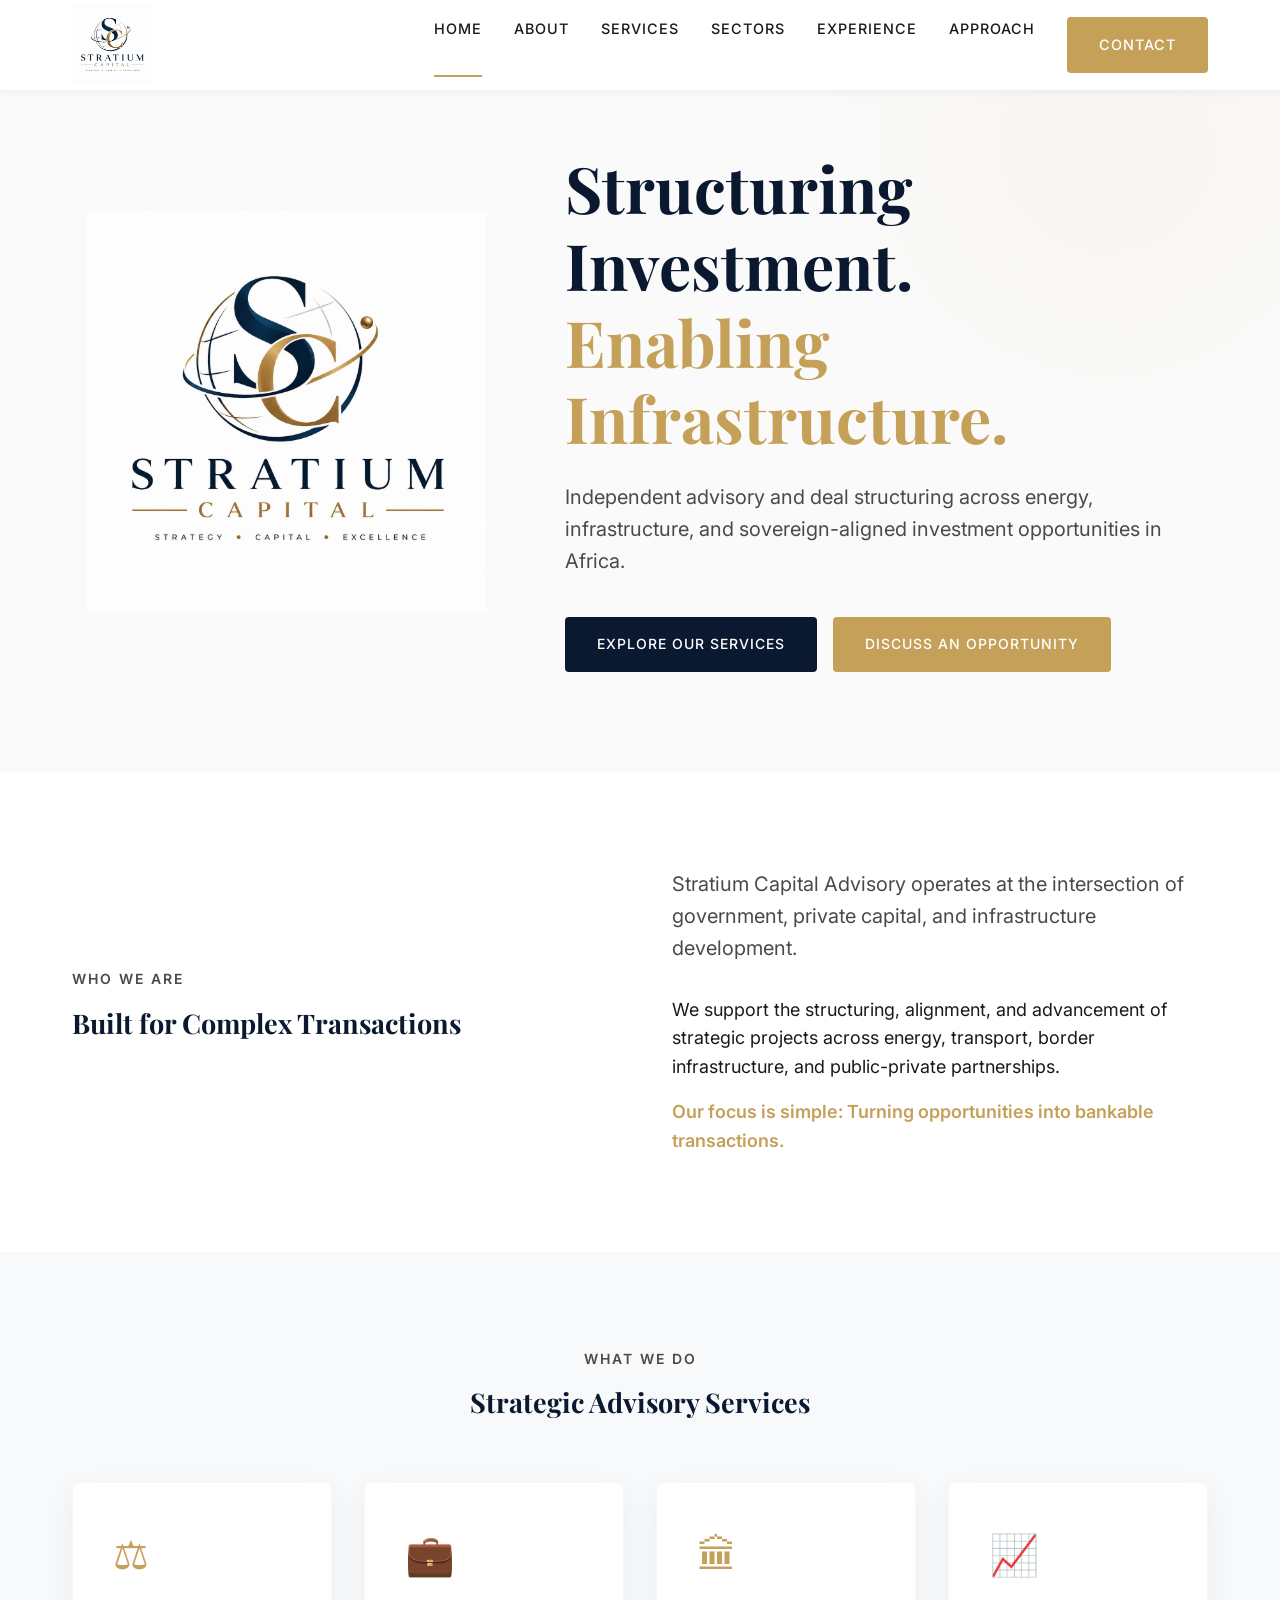
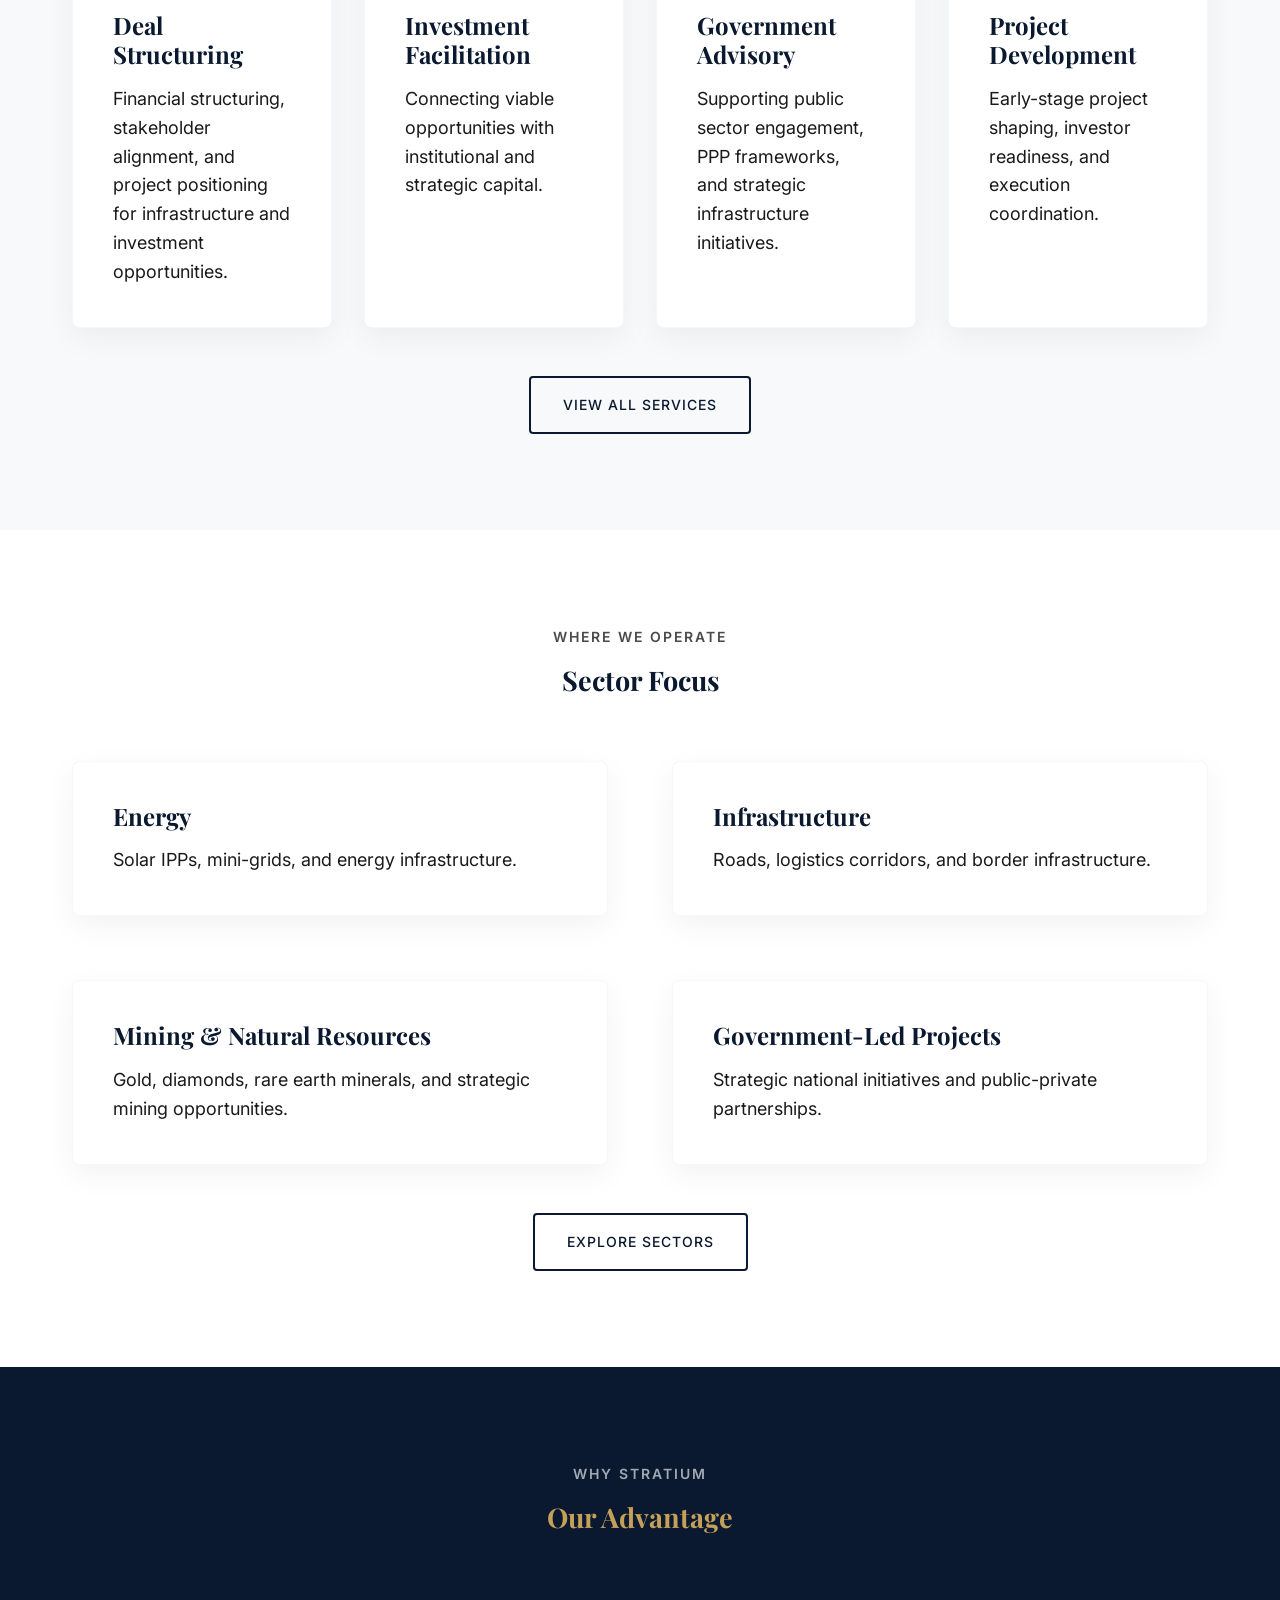
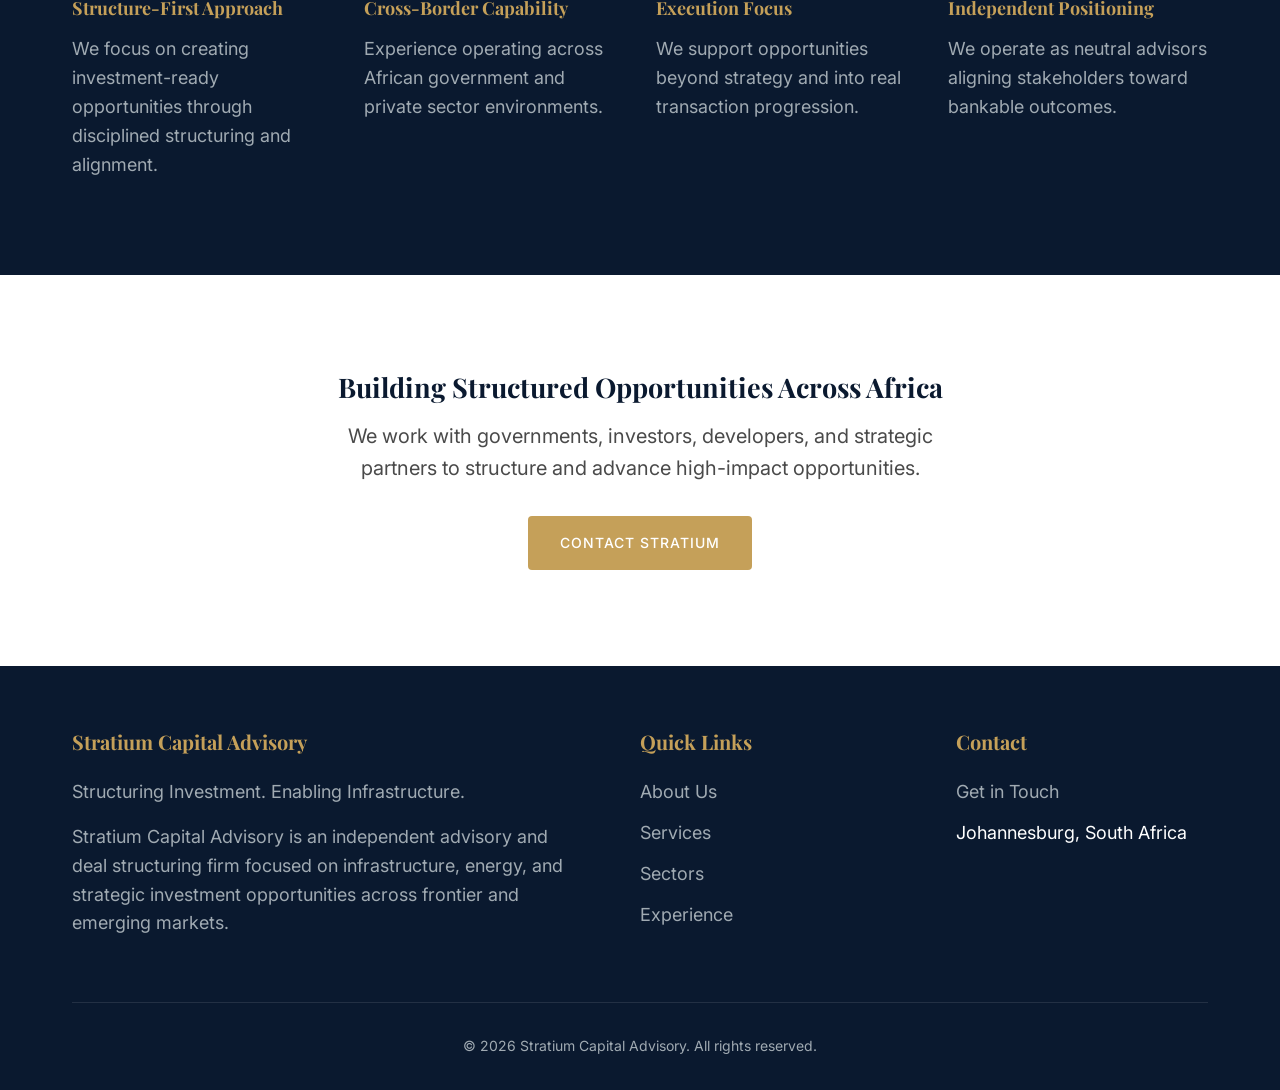
<file: index.html>
<!DOCTYPE html>
<html lang="en">
<head>
    <meta charset="UTF-8">
    <meta name="viewport" content="width=device-width, initial-scale=1.0">
    <title>Stratium Capital Advisory</title>
    <meta name="description" content="Independent advisory and deal structuring across energy, infrastructure, and sovereign-aligned investment opportunities in Africa.">
    <link rel="stylesheet" href="styles.css">
</head>
<body>

    <!-- Header / Navigation -->
    <header class="header">
        <div class="container">
            <a href="index.html" class="logo">
                <img src="logo.png" alt="Stratium Capital Advisory Logo">
            </a>
            <div class="mobile-toggle">&#9776;</div>
            <nav class="nav">
                <a href="index.html" class="nav-link active">Home</a>
                <a href="about.html" class="nav-link">About</a>
                <a href="services.html" class="nav-link">Services</a>
                <a href="sectors.html" class="nav-link">Sectors</a>
                <a href="experience.html" class="nav-link">Experience</a>
                <a href="approach.html" class="nav-link">Approach</a>
                <a href="contact.html" class="nav-link btn btn-gold" style="color:white;">Contact</a>
            </nav>
        </div>
    </header>

    <!-- Hero Section -->
    <section class="hero reveal">
        <div class="container hero-grid">
            <div class="hero-logo text-center">
                <img src="logo.png" alt="Stratium Capital Advisory Logo">
            </div>
            <div class="hero-content">
                <h1>Structuring Investment. <br><span>Enabling Infrastructure.</span></h1>
                <p>Independent advisory and deal structuring across energy, infrastructure, and sovereign-aligned investment opportunities in Africa.</p>
                <div class="hero-btns">
                    <a href="services.html" class="btn btn-primary">Explore Our Services</a>
                    <a href="contact.html" class="btn btn-gold">Discuss an Opportunity</a>
                </div>
            </div>
        </div>
    </section>

    <!-- Short Intro Section -->
    <section class="section reveal">
        <div class="container">
            <div class="grid-2">
                <div>
                    <span class="section-subtitle">Who We Are</span>
                    <h2 class="text-navy">Built for Complex Transactions</h2>
                </div>
                <div>
                    <p class="lead">Stratium Capital Advisory operates at the intersection of government, private capital, and infrastructure development.</p>
                    <p>We support the structuring, alignment, and advancement of strategic projects across energy, transport, border infrastructure, and public-private partnerships.</p>
                    <p class="text-gold" style="font-weight: 600; margin-top: 1rem;">Our focus is simple: Turning opportunities into bankable transactions.</p>
                </div>
            </div>
        </div>
    </section>

    <!-- Services Preview -->
    <section class="section bg-light reveal">
        <div class="container">
            <span class="section-subtitle text-center">What We Do</span>
            <h2 class="text-center text-navy mb-4">Strategic Advisory Services</h2>
            <div class="grid-4">
                <div class="card">
                    <div class="card-icon">&#9878;</div> <!-- Icon placeholder -->
                    <h3>Deal Structuring</h3>
                    <p>Financial structuring, stakeholder alignment, and project positioning for infrastructure and investment opportunities.</p>
                </div>
                <div class="card">
                    <div class="card-icon">&#128188;</div>
                    <h3>Investment Facilitation</h3>
                    <p>Connecting viable opportunities with institutional and strategic capital.</p>
                </div>
                <div class="card">
                    <div class="card-icon">&#127963;</div>
                    <h3>Government Advisory</h3>
                    <p>Supporting public sector engagement, PPP frameworks, and strategic infrastructure initiatives.</p>
                </div>
                <div class="card">
                    <div class="card-icon">&#128200;</div>
                    <h3>Project Development</h3>
                    <p>Early-stage project shaping, investor readiness, and execution coordination.</p>
                </div>
            </div>
            <div class="text-center mt-3">
                <a href="services.html" class="btn btn-outline">View All Services</a>
            </div>
        </div>
    </section>

    <!-- Sector Focus Preview -->
    <section class="section reveal">
        <div class="container">
            <span class="section-subtitle text-center">Where We Operate</span>
            <h2 class="text-center text-navy mb-4">Sector Focus</h2>
            <div class="grid-2">
                <div class="card">
                    <h3>Energy</h3>
                    <p>Solar IPPs, mini-grids, and energy infrastructure.</p>
                </div>
                <div class="card">
                    <h3>Infrastructure</h3>
                    <p>Roads, logistics corridors, and border infrastructure.</p>
                </div>
                <div class="card">
                    <h3>Mining & Natural Resources</h3>
                    <p>Gold, diamonds, rare earth minerals, and strategic mining opportunities.</p>
                </div>
                <div class="card">
                    <h3>Government-Led Projects</h3>
                    <p>Strategic national initiatives and public-private partnerships.</p>
                </div>
            </div>
            <div class="text-center mt-3">
                <a href="sectors.html" class="btn btn-outline">Explore Sectors</a>
            </div>
        </div>
    </section>

    <!-- Value Proposition -->
    <section class="section bg-navy reveal">
        <div class="container">
            <span class="section-subtitle text-center" style="color: #A0AAB2;">Why Stratium</span>
            <h2 class="text-center mb-4 text-gold">Our Advantage</h2>
            <div class="grid-4">
                <div>
                    <h4 class="text-gold">Structure-First Approach</h4>
                    <p class="text-muted">We focus on creating investment-ready opportunities through disciplined structuring and alignment.</p>
                </div>
                <div>
                    <h4 class="text-gold">Cross-Border Capability</h4>
                    <p class="text-muted">Experience operating across African government and private sector environments.</p>
                </div>
                <div>
                    <h4 class="text-gold">Execution Focus</h4>
                    <p class="text-muted">We support opportunities beyond strategy and into real transaction progression.</p>
                </div>
                <div>
                    <h4 class="text-gold">Independent Positioning</h4>
                    <p class="text-muted">We operate as neutral advisors aligning stakeholders toward bankable outcomes.</p>
                </div>
            </div>
        </div>
    </section>

    <!-- Closing CTA -->
    <section class="section text-center reveal">
        <div class="container">
            <h2 class="text-navy">Building Structured Opportunities Across Africa</h2>
            <p class="lead" style="margin: 0 auto 2rem auto; max-width: 600px;">We work with governments, investors, developers, and strategic partners to structure and advance high-impact opportunities.</p>
            <a href="contact.html" class="btn btn-gold">Contact Stratium</a>
        </div>
    </section>

    <!-- Footer -->
    <footer class="footer">
        <div class="container">
            <div class="footer-top">
                <div class="footer-col">
                    <h4>Stratium Capital Advisory</h4>
                    <p>Structuring Investment. Enabling Infrastructure.</p>
                    <p>Stratium Capital Advisory is an independent advisory and deal structuring firm focused on infrastructure, energy, and strategic investment opportunities across frontier and emerging markets.</p>
                </div>
                <div class="footer-col">
                    <h4>Quick Links</h4>
                    <ul class="footer-links">
                        <li><a href="about.html">About Us</a></li>
                        <li><a href="services.html">Services</a></li>
                        <li><a href="sectors.html">Sectors</a></li>
                        <li><a href="experience.html">Experience</a></li>
                    </ul>
                </div>
                <div class="footer-col">
                    <h4>Contact</h4>
                    <ul class="footer-links">
                        <li><a href="contact.html">Get in Touch</a></li>
                        <li>Johannesburg, South Africa</li>
                    </ul>
                </div>
            </div>
            <div class="footer-bottom">
                &copy; 2026 Stratium Capital Advisory. All rights reserved.
            </div>
        </div>
    </footer>

    <script src="script.js"></script>
</body>
</html>
<!-- Trigger Vercel Deploy -->
</file>
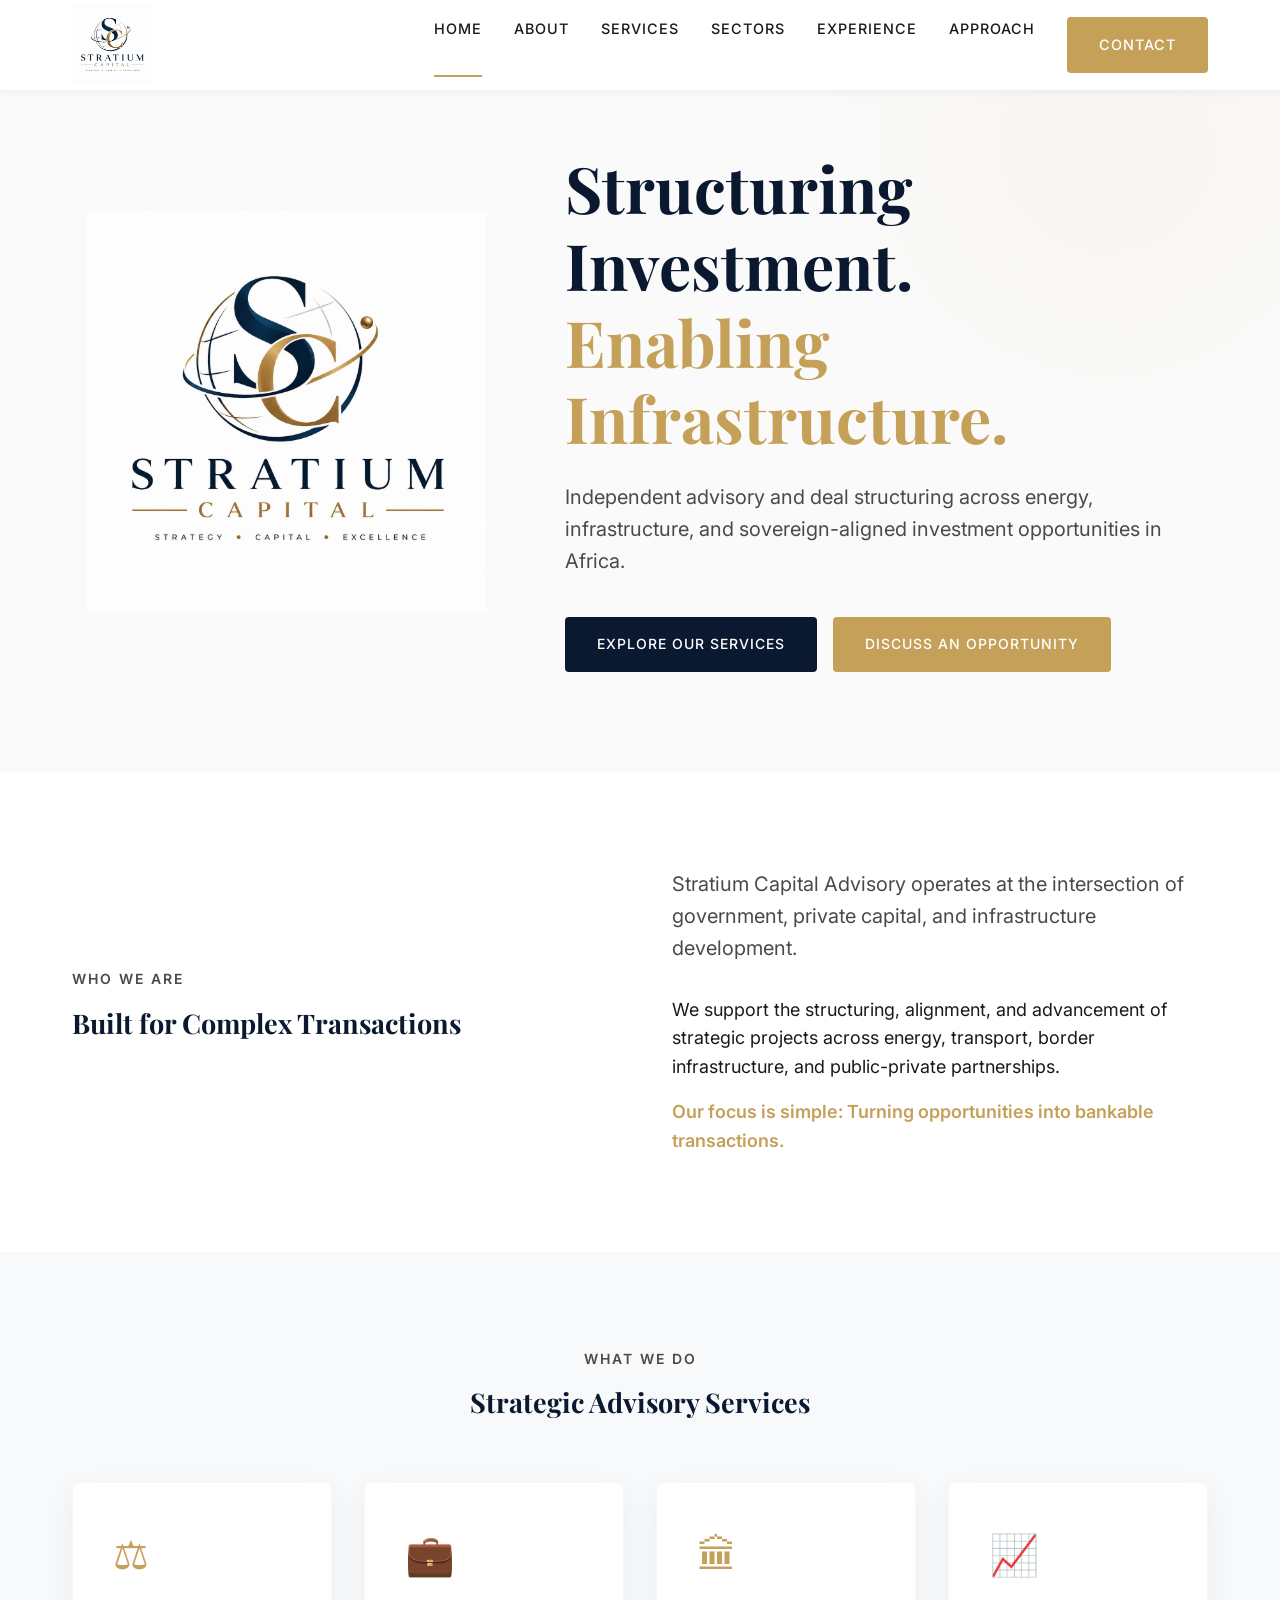
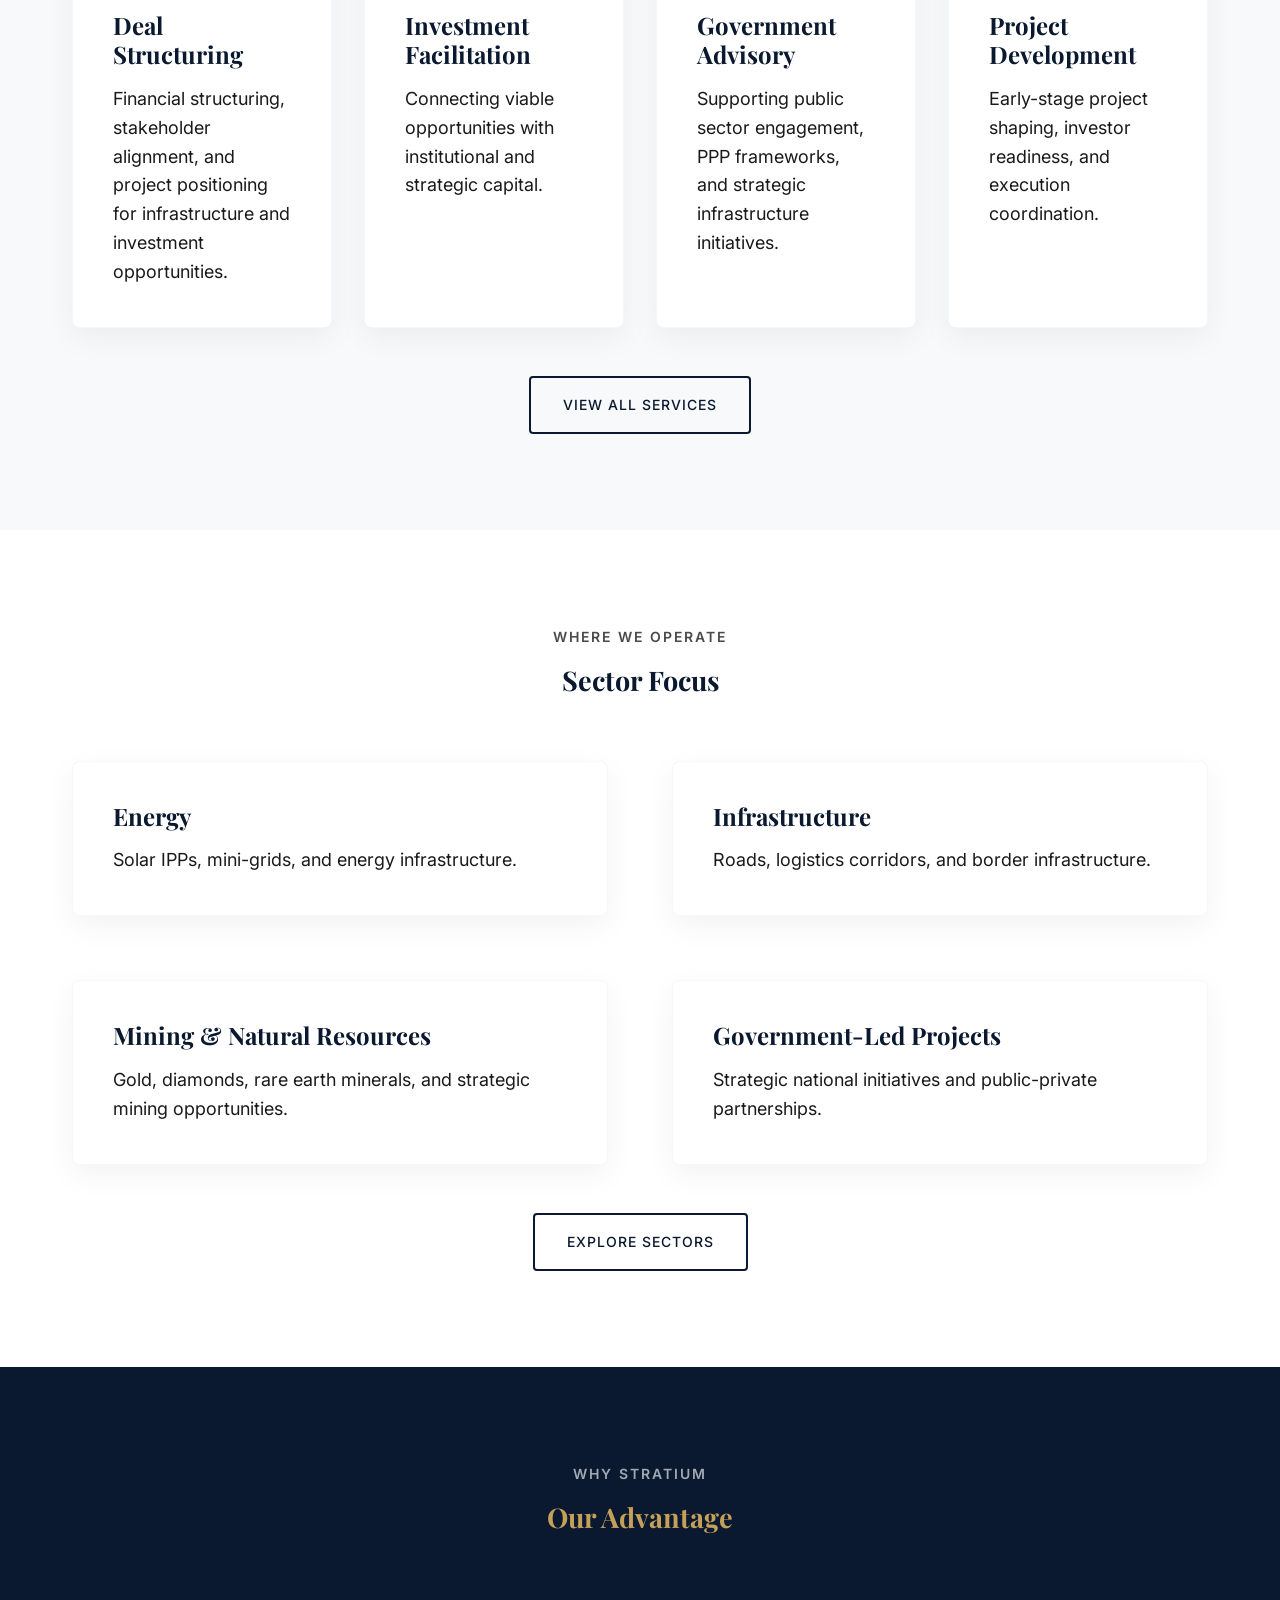
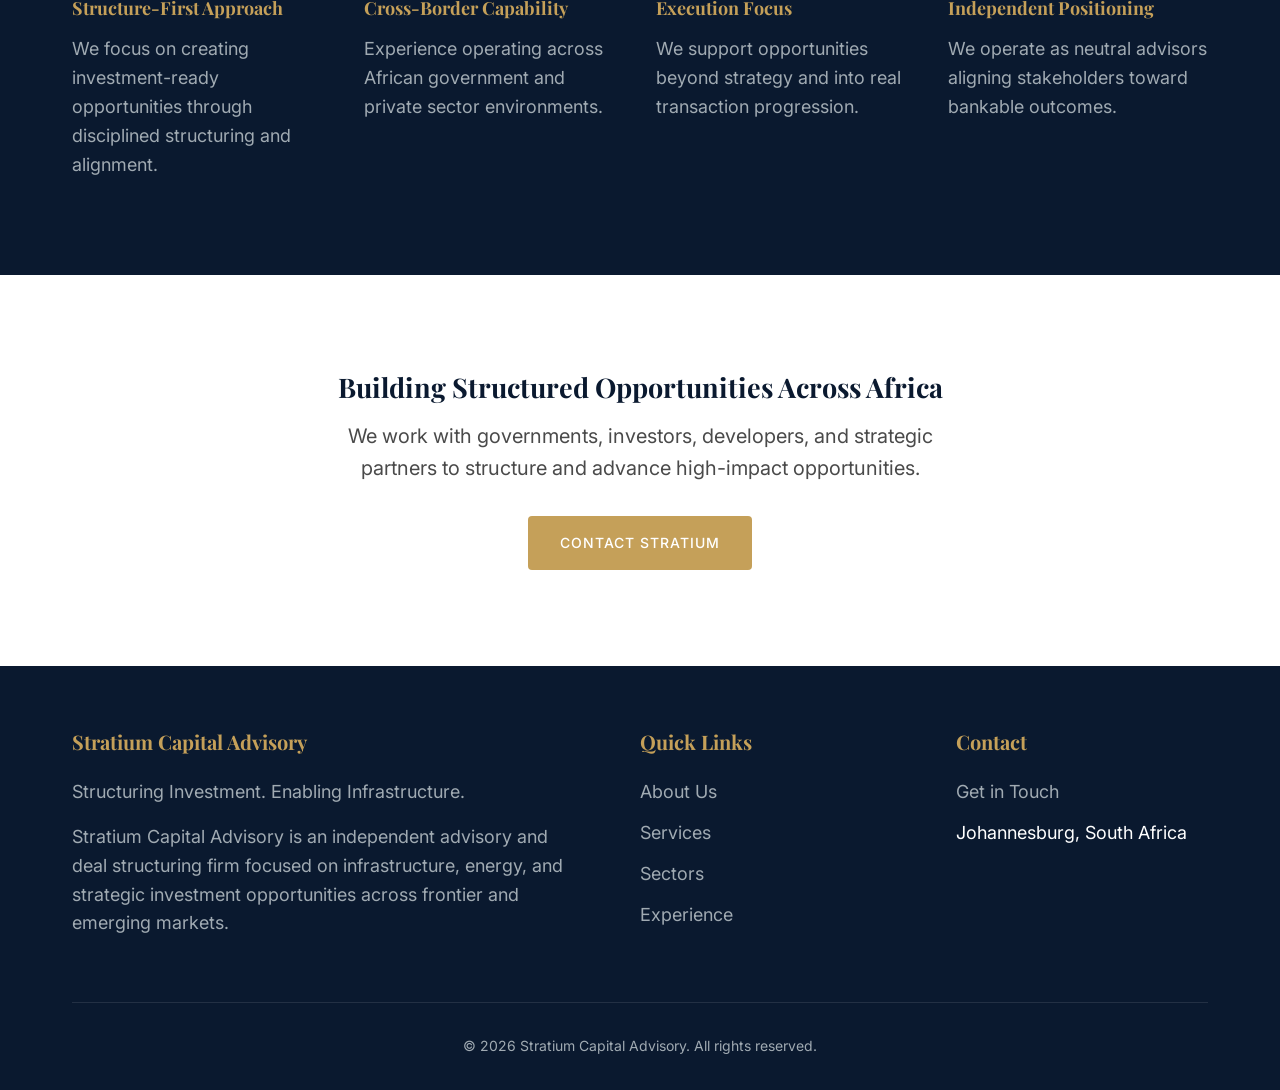
<file: Fabrice/index.html>
<!DOCTYPE html>
<html lang="en">
<head>
    <meta charset="UTF-8">
    <meta name="viewport" content="width=device-width, initial-scale=1.0">
    <title>Stratium Capital Advisory</title>
    <meta name="description" content="Independent advisory and deal structuring across energy, infrastructure, and sovereign-aligned investment opportunities in Africa.">
    <link rel="stylesheet" href="styles.css">
</head>
<body>

    <!-- Header / Navigation -->
    <header class="header">
        <div class="container">
            <a href="index.html" class="logo">
                <img src="logo.png" alt="Stratium Capital Advisory Logo">
            </a>
            <div class="mobile-toggle">&#9776;</div>
            <nav class="nav">
                <a href="index.html" class="nav-link active">Home</a>
                <a href="about.html" class="nav-link">About</a>
                <a href="services.html" class="nav-link">Services</a>
                <a href="sectors.html" class="nav-link">Sectors</a>
                <a href="experience.html" class="nav-link">Experience</a>
                <a href="approach.html" class="nav-link">Approach</a>
                <a href="contact.html" class="nav-link btn btn-gold" style="color:white;">Contact</a>
            </nav>
        </div>
    </header>

    <!-- Hero Section -->
    <section class="hero reveal">
        <div class="container hero-grid">
            <div class="hero-logo text-center">
                <img src="logo.png" alt="Stratium Capital Advisory Logo">
            </div>
            <div class="hero-content">
                <h1>Structuring Investment. <br><span>Enabling Infrastructure.</span></h1>
                <p>Independent advisory and deal structuring across energy, infrastructure, and sovereign-aligned investment opportunities in Africa.</p>
                <div class="hero-btns">
                    <a href="services.html" class="btn btn-primary">Explore Our Services</a>
                    <a href="contact.html" class="btn btn-gold">Discuss an Opportunity</a>
                </div>
            </div>
        </div>
    </section>

    <!-- Short Intro Section -->
    <section class="section reveal">
        <div class="container">
            <div class="grid-2">
                <div>
                    <span class="section-subtitle">Who We Are</span>
                    <h2 class="text-navy">Built for Complex Transactions</h2>
                </div>
                <div>
                    <p class="lead">Stratium Capital Advisory operates at the intersection of government, private capital, and infrastructure development.</p>
                    <p>We support the structuring, alignment, and advancement of strategic projects across energy, transport, border infrastructure, and public-private partnerships.</p>
                    <p class="text-gold" style="font-weight: 600; margin-top: 1rem;">Our focus is simple: Turning opportunities into bankable transactions.</p>
                </div>
            </div>
        </div>
    </section>

    <!-- Services Preview -->
    <section class="section bg-light reveal">
        <div class="container">
            <span class="section-subtitle text-center">What We Do</span>
            <h2 class="text-center text-navy mb-4">Strategic Advisory Services</h2>
            <div class="grid-4">
                <div class="card">
                    <div class="card-icon">&#9878;</div> <!-- Icon placeholder -->
                    <h3>Deal Structuring</h3>
                    <p>Financial structuring, stakeholder alignment, and project positioning for infrastructure and investment opportunities.</p>
                </div>
                <div class="card">
                    <div class="card-icon">&#128188;</div>
                    <h3>Investment Facilitation</h3>
                    <p>Connecting viable opportunities with institutional and strategic capital.</p>
                </div>
                <div class="card">
                    <div class="card-icon">&#127963;</div>
                    <h3>Government Advisory</h3>
                    <p>Supporting public sector engagement, PPP frameworks, and strategic infrastructure initiatives.</p>
                </div>
                <div class="card">
                    <div class="card-icon">&#128200;</div>
                    <h3>Project Development</h3>
                    <p>Early-stage project shaping, investor readiness, and execution coordination.</p>
                </div>
            </div>
            <div class="text-center mt-3">
                <a href="services.html" class="btn btn-outline">View All Services</a>
            </div>
        </div>
    </section>

    <!-- Sector Focus Preview -->
    <section class="section reveal">
        <div class="container">
            <span class="section-subtitle text-center">Where We Operate</span>
            <h2 class="text-center text-navy mb-4">Sector Focus</h2>
            <div class="grid-2">
                <div class="card">
                    <h3>Energy</h3>
                    <p>Solar IPPs, mini-grids, and energy infrastructure.</p>
                </div>
                <div class="card">
                    <h3>Infrastructure</h3>
                    <p>Roads, logistics corridors, and border infrastructure.</p>
                </div>
                <div class="card">
                    <h3>Mining & Natural Resources</h3>
                    <p>Gold, diamonds, rare earth minerals, and strategic mining opportunities.</p>
                </div>
                <div class="card">
                    <h3>Government-Led Projects</h3>
                    <p>Strategic national initiatives and public-private partnerships.</p>
                </div>
            </div>
            <div class="text-center mt-3">
                <a href="sectors.html" class="btn btn-outline">Explore Sectors</a>
            </div>
        </div>
    </section>

    <!-- Value Proposition -->
    <section class="section bg-navy reveal">
        <div class="container">
            <span class="section-subtitle text-center" style="color: #A0AAB2;">Why Stratium</span>
            <h2 class="text-center mb-4 text-gold">Our Advantage</h2>
            <div class="grid-4">
                <div>
                    <h4 class="text-gold">Structure-First Approach</h4>
                    <p class="text-muted">We focus on creating investment-ready opportunities through disciplined structuring and alignment.</p>
                </div>
                <div>
                    <h4 class="text-gold">Cross-Border Capability</h4>
                    <p class="text-muted">Experience operating across African government and private sector environments.</p>
                </div>
                <div>
                    <h4 class="text-gold">Execution Focus</h4>
                    <p class="text-muted">We support opportunities beyond strategy and into real transaction progression.</p>
                </div>
                <div>
                    <h4 class="text-gold">Independent Positioning</h4>
                    <p class="text-muted">We operate as neutral advisors aligning stakeholders toward bankable outcomes.</p>
                </div>
            </div>
        </div>
    </section>

    <!-- Closing CTA -->
    <section class="section text-center reveal">
        <div class="container">
            <h2 class="text-navy">Building Structured Opportunities Across Africa</h2>
            <p class="lead" style="margin: 0 auto 2rem auto; max-width: 600px;">We work with governments, investors, developers, and strategic partners to structure and advance high-impact opportunities.</p>
            <a href="contact.html" class="btn btn-gold">Contact Stratium</a>
        </div>
    </section>

    <!-- Footer -->
    <footer class="footer">
        <div class="container">
            <div class="footer-top">
                <div class="footer-col">
                    <h4>Stratium Capital Advisory</h4>
                    <p>Structuring Investment. Enabling Infrastructure.</p>
                    <p>Stratium Capital Advisory is an independent advisory and deal structuring firm focused on infrastructure, energy, and strategic investment opportunities across frontier and emerging markets.</p>
                </div>
                <div class="footer-col">
                    <h4>Quick Links</h4>
                    <ul class="footer-links">
                        <li><a href="about.html">About Us</a></li>
                        <li><a href="services.html">Services</a></li>
                        <li><a href="sectors.html">Sectors</a></li>
                        <li><a href="experience.html">Experience</a></li>
                    </ul>
                </div>
                <div class="footer-col">
                    <h4>Contact</h4>
                    <ul class="footer-links">
                        <li><a href="contact.html">Get in Touch</a></li>
                        <li>Johannesburg, South Africa</li>
                    </ul>
                </div>
            </div>
            <div class="footer-bottom">
                &copy; 2026 Stratium Capital Advisory. All rights reserved.
            </div>
        </div>
    </footer>

    <script src="script.js"></script>
</body>
</html>
</file>
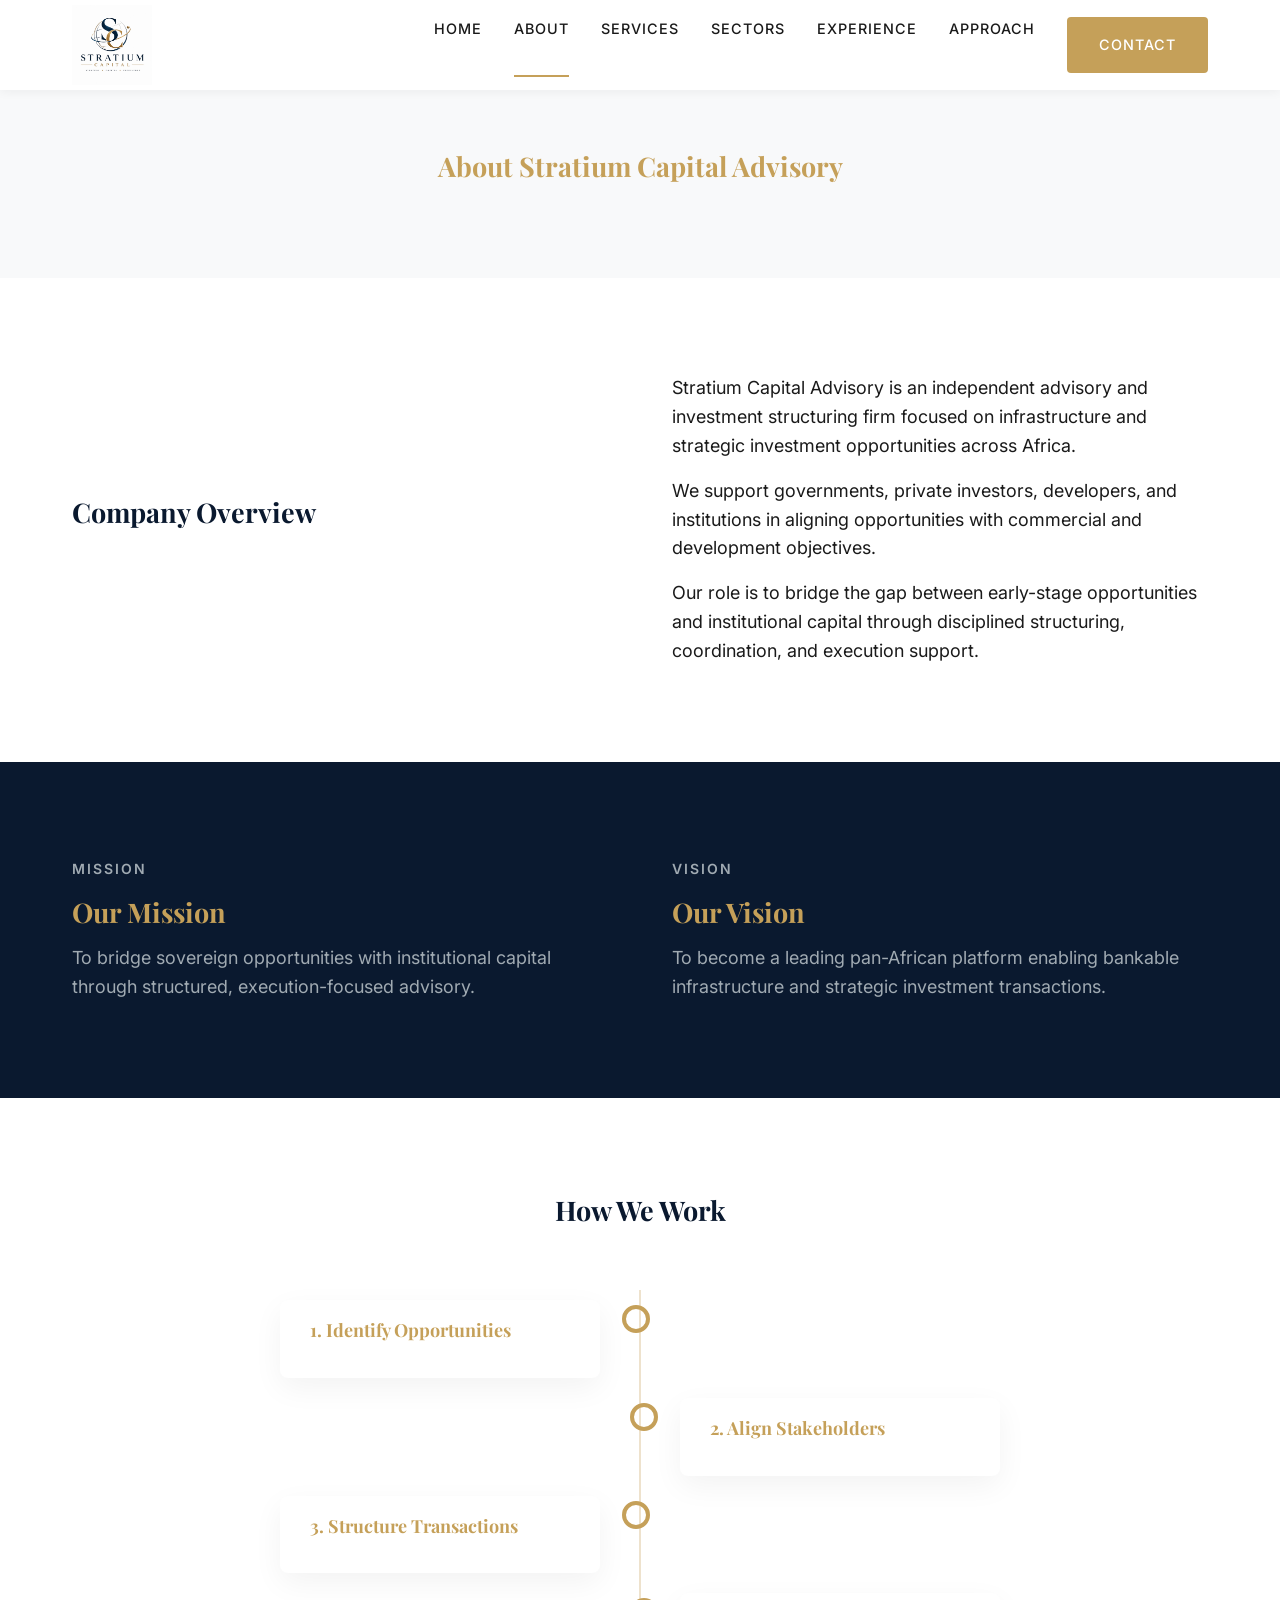
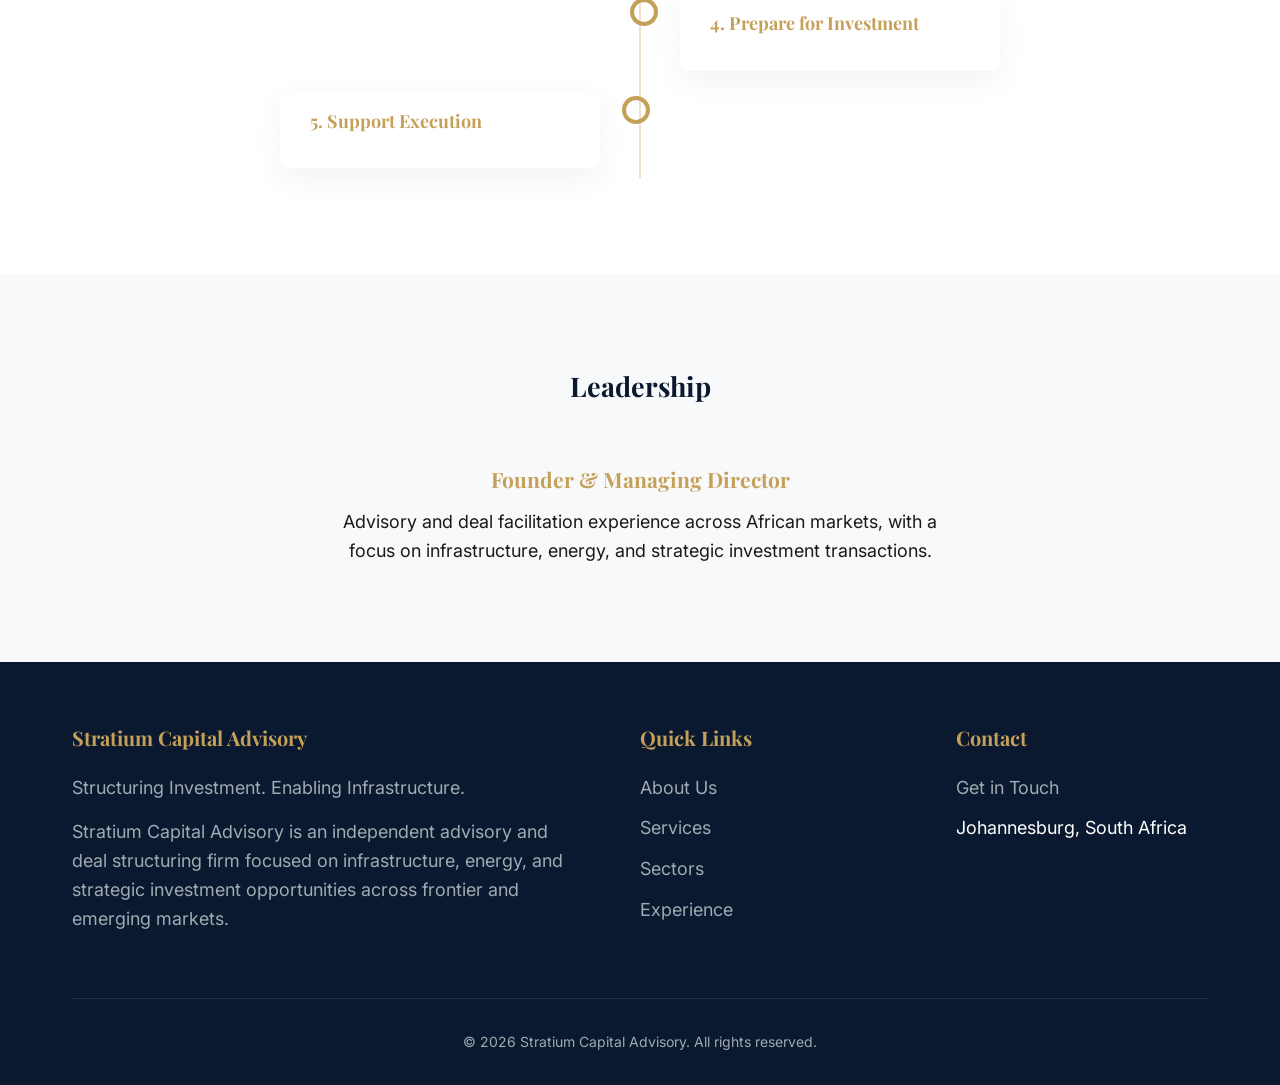
<file: about.html>
<!DOCTYPE html>
<html lang="en">
<head>
    <meta charset="UTF-8">
    <meta name="viewport" content="width=device-width, initial-scale=1.0">
    <title>About Stratium Capital Advisory</title>
    <link rel="stylesheet" href="styles.css">
</head>
<body>

    <!-- Header / Navigation -->
    <header class="header">
        <div class="container">
            <a href="index.html" class="logo">
                <img src="logo.png" alt="Stratium Capital Advisory Logo">
            </a>
            <div class="mobile-toggle">&#9776;</div>
            <nav class="nav">
                <a href="index.html" class="nav-link">Home</a>
                <a href="about.html" class="nav-link active">About</a>
                <a href="services.html" class="nav-link">Services</a>
                <a href="sectors.html" class="nav-link">Sectors</a>
                <a href="experience.html" class="nav-link">Experience</a>
                <a href="approach.html" class="nav-link">Approach</a>
                <a href="contact.html" class="nav-link btn btn-gold" style="color:white;">Contact</a>
            </nav>
        </div>
    </header>

    <!-- Page Title -->
    <section class="section bg-light reveal" style="padding-top: 150px; padding-bottom: 80px;">
        <div class="container text-center">
            <h1>About Stratium Capital Advisory</h1>
        </div>
    </section>

    <!-- Company Overview -->
    <section class="section reveal">
        <div class="container">
            <div class="grid-2">
                <div>
                    <h2 class="text-navy">Company Overview</h2>
                </div>
                <div>
                    <p class="mb-1">Stratium Capital Advisory is an independent advisory and investment structuring firm focused on infrastructure and strategic investment opportunities across Africa.</p>
                    <p class="mb-1">We support governments, private investors, developers, and institutions in aligning opportunities with commercial and development objectives.</p>
                    <p>Our role is to bridge the gap between early-stage opportunities and institutional capital through disciplined structuring, coordination, and execution support.</p>
                </div>
            </div>
        </div>
    </section>

    <!-- Mission & Vision -->
    <section class="section bg-navy reveal">
        <div class="container">
            <div class="grid-2">
                <div>
                    <span class="section-subtitle" style="color: #A0AAB2;">Mission</span>
                    <h2 class="text-gold">Our Mission</h2>
                    <p class="text-muted">To bridge sovereign opportunities with institutional capital through structured, execution-focused advisory.</p>
                </div>
                <div>
                    <span class="section-subtitle" style="color: #A0AAB2;">Vision</span>
                    <h2 class="text-gold">Our Vision</h2>
                    <p class="text-muted">To become a leading pan-African platform enabling bankable infrastructure and strategic investment transactions.</p>
                </div>
            </div>
        </div>
    </section>

    <!-- Our Approach -->
    <section class="section reveal">
        <div class="container">
            <div class="text-center mb-4">
                <h2 class="text-navy">How We Work</h2>
            </div>
            
            <div class="timeline">
                <div class="timeline-item left reveal">
                    <div class="timeline-content">
                        <h4 class="text-gold">1. Identify Opportunities</h4>
                    </div>
                </div>
                <div class="timeline-item right reveal">
                    <div class="timeline-content">
                        <h4 class="text-gold">2. Align Stakeholders</h4>
                    </div>
                </div>
                <div class="timeline-item left reveal">
                    <div class="timeline-content">
                        <h4 class="text-gold">3. Structure Transactions</h4>
                    </div>
                </div>
                <div class="timeline-item right reveal">
                    <div class="timeline-content">
                        <h4 class="text-gold">4. Prepare for Investment</h4>
                    </div>
                </div>
                <div class="timeline-item left reveal">
                    <div class="timeline-content">
                        <h4 class="text-gold">5. Support Execution</h4>
                    </div>
                </div>
            </div>
        </div>
    </section>

    <!-- Leadership -->
    <section class="section bg-light reveal">
        <div class="container text-center">
            <h2 class="text-navy mb-4">Leadership</h2>
            <div style="max-width: 600px; margin: 0 auto;">
                <h3 class="text-gold">Founder & Managing Director</h3>
                <p>Advisory and deal facilitation experience across African markets, with a focus on infrastructure, energy, and strategic investment transactions.</p>
            </div>
        </div>
    </section>

    <!-- Footer -->
    <footer class="footer">
        <div class="container">
            <div class="footer-top">
                <div class="footer-col">
                    <h4>Stratium Capital Advisory</h4>
                    <p>Structuring Investment. Enabling Infrastructure.</p>
                    <p>Stratium Capital Advisory is an independent advisory and deal structuring firm focused on infrastructure, energy, and strategic investment opportunities across frontier and emerging markets.</p>
                </div>
                <div class="footer-col">
                    <h4>Quick Links</h4>
                    <ul class="footer-links">
                        <li><a href="about.html">About Us</a></li>
                        <li><a href="services.html">Services</a></li>
                        <li><a href="sectors.html">Sectors</a></li>
                        <li><a href="experience.html">Experience</a></li>
                    </ul>
                </div>
                <div class="footer-col">
                    <h4>Contact</h4>
                    <ul class="footer-links">
                        <li><a href="contact.html">Get in Touch</a></li>
                        <li>Johannesburg, South Africa</li>
                    </ul>
                </div>
            </div>
            <div class="footer-bottom">
                &copy; 2026 Stratium Capital Advisory. All rights reserved.
            </div>
        </div>
    </footer>

    <script src="script.js"></script>
</body>
</html>
</file>
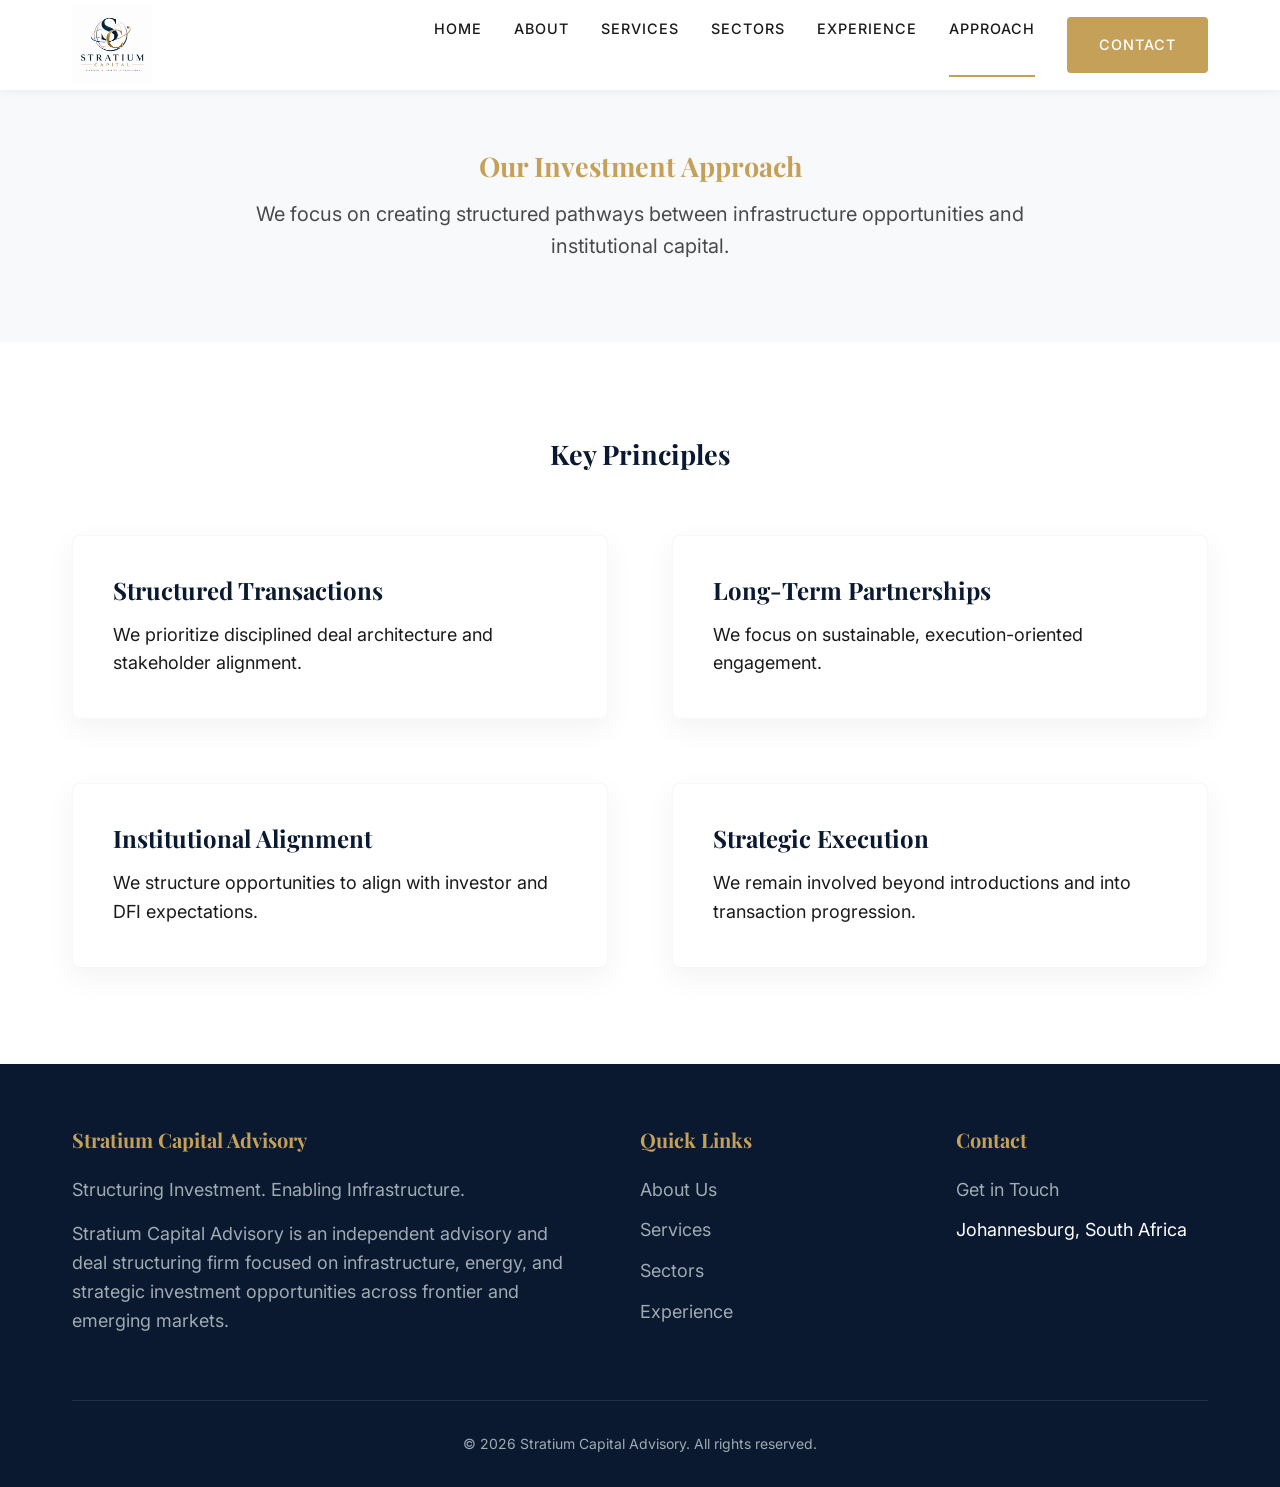
<file: approach.html>
<!DOCTYPE html>
<html lang="en">
<head>
    <meta charset="UTF-8">
    <meta name="viewport" content="width=device-width, initial-scale=1.0">
    <title>Our Investment Approach - Stratium Capital Advisory</title>
    <link rel="stylesheet" href="styles.css">
</head>
<body>

    <!-- Header / Navigation -->
    <header class="header">
        <div class="container">
            <a href="index.html" class="logo">
                <img src="logo.png" alt="Stratium Capital Advisory Logo">
            </a>
            <div class="mobile-toggle">&#9776;</div>
            <nav class="nav">
                <a href="index.html" class="nav-link">Home</a>
                <a href="about.html" class="nav-link">About</a>
                <a href="services.html" class="nav-link">Services</a>
                <a href="sectors.html" class="nav-link">Sectors</a>
                <a href="experience.html" class="nav-link">Experience</a>
                <a href="approach.html" class="nav-link active">Approach</a>
                <a href="contact.html" class="nav-link btn btn-gold" style="color:white;">Contact</a>
            </nav>
        </div>
    </header>

    <!-- Page Title -->
    <section class="section bg-light reveal" style="padding-top: 150px; padding-bottom: 80px;">
        <div class="container text-center">
            <h1>Our Investment Approach</h1>
            <p class="lead" style="max-width: 800px; margin: 0 auto;">We focus on creating structured pathways between infrastructure opportunities and institutional capital.</p>
        </div>
    </section>

    <!-- Key Principles -->
    <section class="section reveal">
        <div class="container">
            <div class="text-center mb-4">
                <h2 class="text-navy">Key Principles</h2>
            </div>
            <div class="grid-2">
                <div class="card">
                    <h3 class="text-gold">Structured Transactions</h3>
                    <p>We prioritize disciplined deal architecture and stakeholder alignment.</p>
                </div>
                <div class="card">
                    <h3 class="text-gold">Long-Term Partnerships</h3>
                    <p>We focus on sustainable, execution-oriented engagement.</p>
                </div>
                <div class="card">
                    <h3 class="text-gold">Institutional Alignment</h3>
                    <p>We structure opportunities to align with investor and DFI expectations.</p>
                </div>
                <div class="card">
                    <h3 class="text-gold">Strategic Execution</h3>
                    <p>We remain involved beyond introductions and into transaction progression.</p>
                </div>
            </div>
        </div>
    </section>

    <!-- Footer -->
    <footer class="footer">
        <div class="container">
            <div class="footer-top">
                <div class="footer-col">
                    <h4>Stratium Capital Advisory</h4>
                    <p>Structuring Investment. Enabling Infrastructure.</p>
                    <p>Stratium Capital Advisory is an independent advisory and deal structuring firm focused on infrastructure, energy, and strategic investment opportunities across frontier and emerging markets.</p>
                </div>
                <div class="footer-col">
                    <h4>Quick Links</h4>
                    <ul class="footer-links">
                        <li><a href="about.html">About Us</a></li>
                        <li><a href="services.html">Services</a></li>
                        <li><a href="sectors.html">Sectors</a></li>
                        <li><a href="experience.html">Experience</a></li>
                    </ul>
                </div>
                <div class="footer-col">
                    <h4>Contact</h4>
                    <ul class="footer-links">
                        <li><a href="contact.html">Get in Touch</a></li>
                        <li>Johannesburg, South Africa</li>
                    </ul>
                </div>
            </div>
            <div class="footer-bottom">
                &copy; 2026 Stratium Capital Advisory. All rights reserved.
            </div>
        </div>
    </footer>

    <script src="script.js"></script>
</body>
</html>
</file>
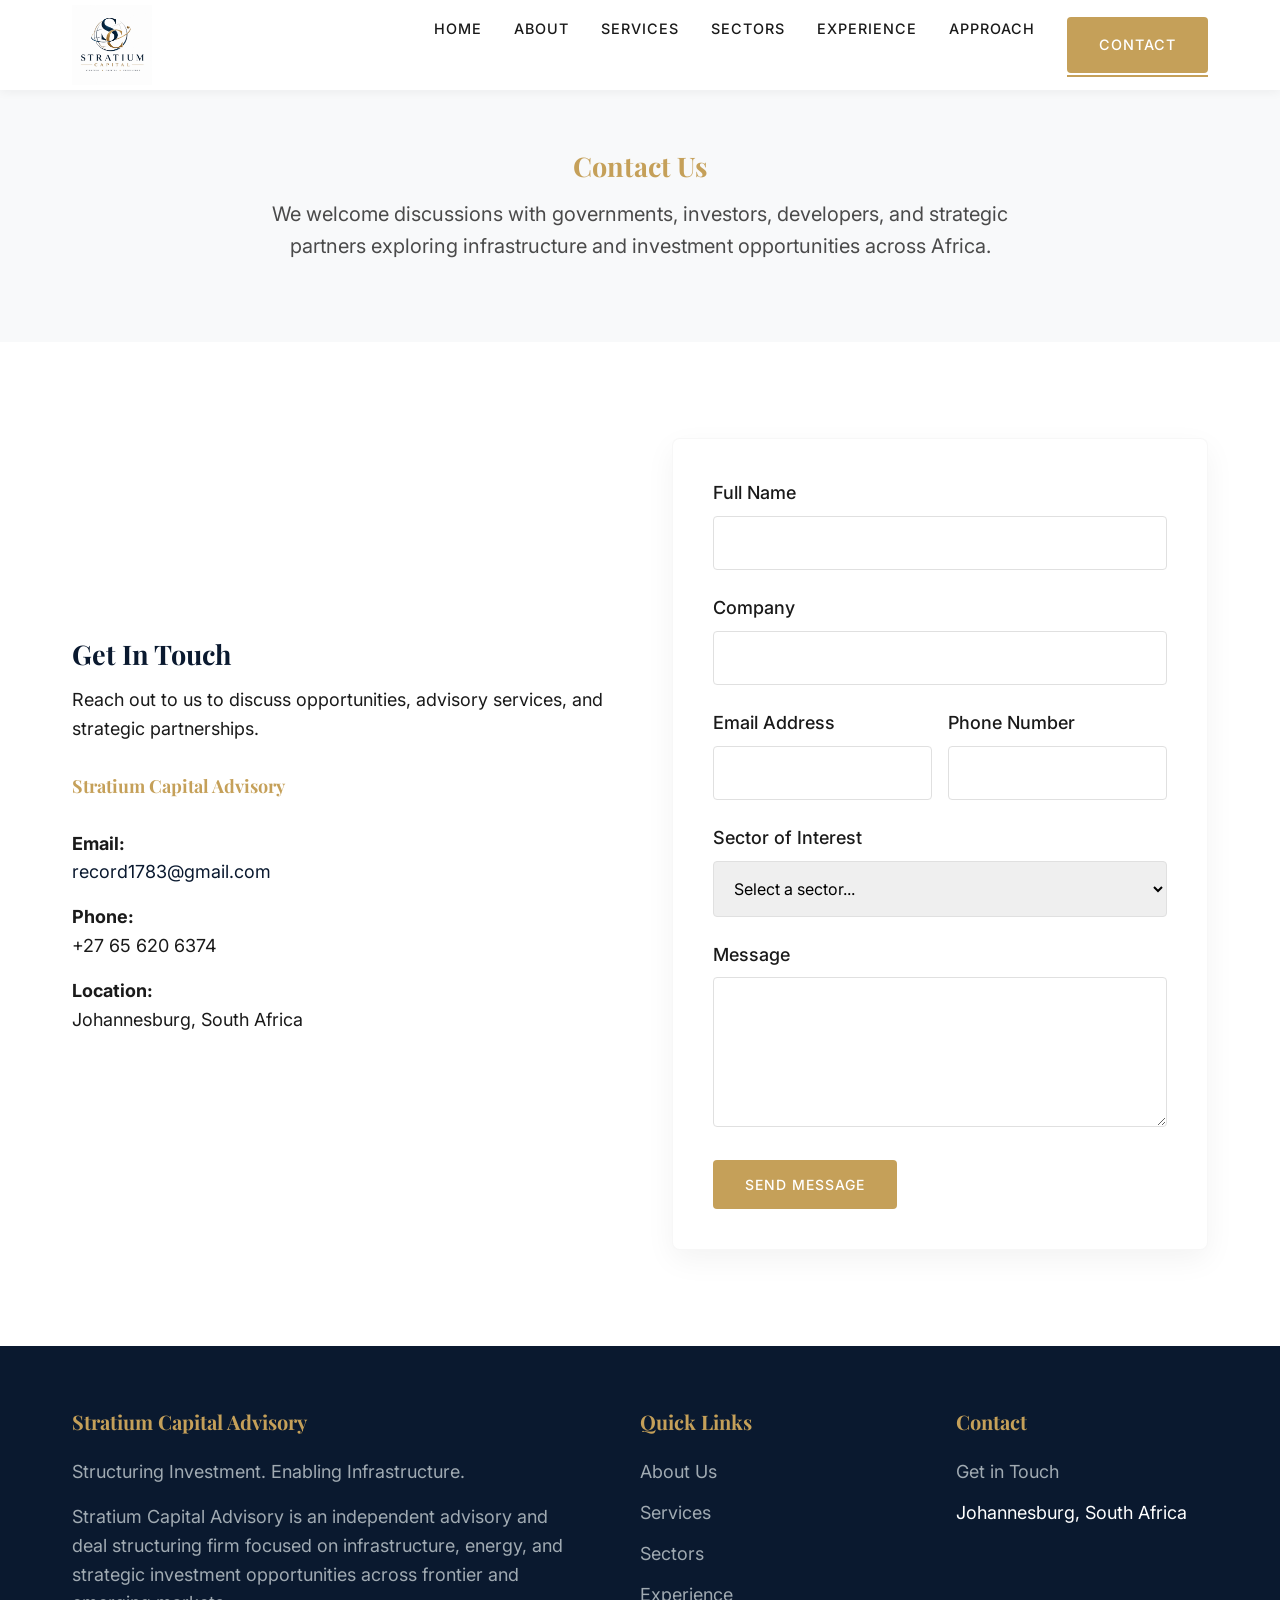
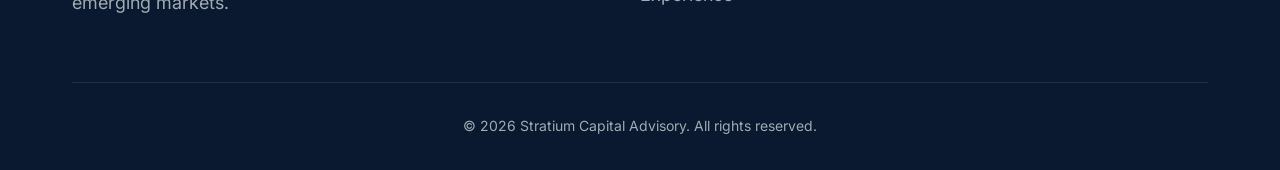
<file: contact.html>
<!DOCTYPE html>
<html lang="en">
<head>
    <meta charset="UTF-8">
    <meta name="viewport" content="width=device-width, initial-scale=1.0">
    <title>Contact Us - Stratium Capital Advisory</title>
    <link rel="stylesheet" href="styles.css">
</head>
<body>

    <!-- Header / Navigation -->
    <header class="header">
        <div class="container">
            <a href="index.html" class="logo">
                <img src="logo.png" alt="Stratium Capital Advisory Logo">
            </a>
            <div class="mobile-toggle">&#9776;</div>
            <nav class="nav">
                <a href="index.html" class="nav-link">Home</a>
                <a href="about.html" class="nav-link">About</a>
                <a href="services.html" class="nav-link">Services</a>
                <a href="sectors.html" class="nav-link">Sectors</a>
                <a href="experience.html" class="nav-link">Experience</a>
                <a href="approach.html" class="nav-link">Approach</a>
                <a href="contact.html" class="nav-link active btn btn-gold" style="color:white;">Contact</a>
            </nav>
        </div>
    </header>

    <!-- Page Title -->
    <section class="section bg-light reveal" style="padding-top: 150px; padding-bottom: 80px;">
        <div class="container text-center">
            <h1>Contact Us</h1>
            <p class="lead" style="max-width: 800px; margin: 0 auto;">We welcome discussions with governments, investors, developers, and strategic partners exploring infrastructure and investment opportunities across Africa.</p>
        </div>
    </section>

    <!-- Contact Form and Details -->
    <section class="section reveal">
        <div class="container">
            <div class="grid-2">
                <!-- Contact Details -->
                <div>
                    <h2 class="text-navy">Get In Touch</h2>
                    <p class="mb-2">Reach out to us to discuss opportunities, advisory services, and strategic partnerships.</p>
                    
                    <div class="mb-2">
                        <h4 class="text-gold">Stratium Capital Advisory</h4>
                    </div>

                    <div class="mb-1">
                        <strong>Email:</strong><br>
                        <a href="mailto:record1783@gmail.com">record1783@gmail.com</a>
                    </div>

                    <div class="mb-1">
                        <strong>Phone:</strong><br>
                        +27 65 620 6374
                    </div>

                    <div class="mb-1">
                        <strong>Location:</strong><br>
                        Johannesburg, South Africa
                    </div>
                </div>

                <!-- Contact Form -->
                <div class="card">
                    <form action="#" method="POST" onsubmit="event.preventDefault(); alert('Thank you for reaching out. We will get back to you shortly.');">
                        <div class="form-group">
                            <label class="form-label" for="fullName">Full Name</label>
                            <input type="text" id="fullName" class="form-control" required>
                        </div>
                        <div class="form-group">
                            <label class="form-label" for="company">Company</label>
                            <input type="text" id="company" class="form-control" required>
                        </div>
                        <div class="grid-2" style="gap: 1rem;">
                            <div class="form-group">
                                <label class="form-label" for="email">Email Address</label>
                                <input type="email" id="email" class="form-control" required>
                            </div>
                            <div class="form-group">
                                <label class="form-label" for="phone">Phone Number</label>
                                <input type="tel" id="phone" class="form-control">
                            </div>
                        </div>
                        <div class="form-group">
                            <label class="form-label" for="sector">Sector of Interest</label>
                            <select id="sector" class="form-control" required>
                                <option value="">Select a sector...</option>
                                <option value="Energy">Energy</option>
                                <option value="Infrastructure">Infrastructure</option>
                                <option value="Mining">Mining & Natural Resources</option>
                                <option value="Government">Government Projects</option>
                                <option value="Other">Other</option>
                            </select>
                        </div>
                        <div class="form-group">
                            <label class="form-label" for="message">Message</label>
                            <textarea id="message" class="form-control" required></textarea>
                        </div>
                        <button type="submit" class="btn btn-gold w-100">Send Message</button>
                    </form>
                </div>
            </div>
        </div>
    </section>

    <!-- Footer -->
    <footer class="footer">
        <div class="container">
            <div class="footer-top">
                <div class="footer-col">
                    <h4>Stratium Capital Advisory</h4>
                    <p>Structuring Investment. Enabling Infrastructure.</p>
                    <p>Stratium Capital Advisory is an independent advisory and deal structuring firm focused on infrastructure, energy, and strategic investment opportunities across frontier and emerging markets.</p>
                </div>
                <div class="footer-col">
                    <h4>Quick Links</h4>
                    <ul class="footer-links">
                        <li><a href="about.html">About Us</a></li>
                        <li><a href="services.html">Services</a></li>
                        <li><a href="sectors.html">Sectors</a></li>
                        <li><a href="experience.html">Experience</a></li>
                    </ul>
                </div>
                <div class="footer-col">
                    <h4>Contact</h4>
                    <ul class="footer-links">
                        <li><a href="contact.html">Get in Touch</a></li>
                        <li>Johannesburg, South Africa</li>
                    </ul>
                </div>
            </div>
            <div class="footer-bottom">
                &copy; 2026 Stratium Capital Advisory. All rights reserved.
            </div>
        </div>
    </footer>

    <script src="script.js"></script>
</body>
</html>
</file>
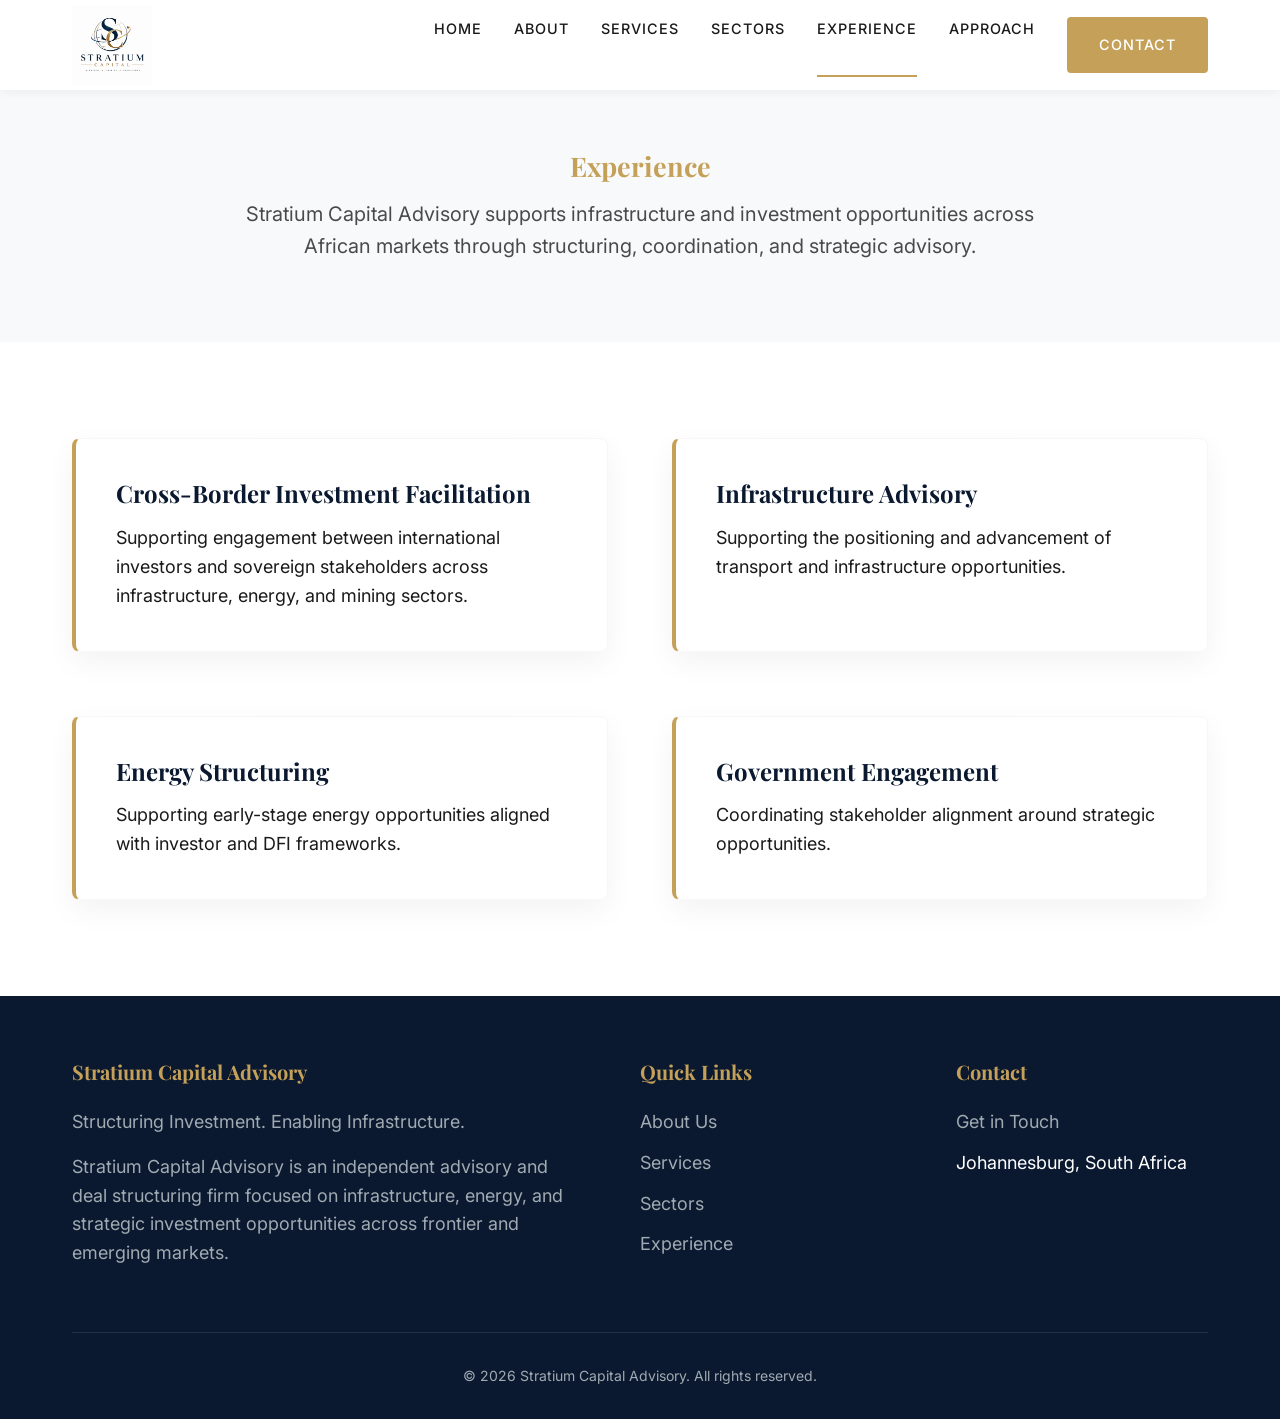
<file: experience.html>
<!DOCTYPE html>
<html lang="en">
<head>
    <meta charset="UTF-8">
    <meta name="viewport" content="width=device-width, initial-scale=1.0">
    <title>Experience - Stratium Capital Advisory</title>
    <link rel="stylesheet" href="styles.css">
</head>
<body>

    <!-- Header / Navigation -->
    <header class="header">
        <div class="container">
            <a href="index.html" class="logo">
                <img src="logo.png" alt="Stratium Capital Advisory Logo">
            </a>
            <div class="mobile-toggle">&#9776;</div>
            <nav class="nav">
                <a href="index.html" class="nav-link">Home</a>
                <a href="about.html" class="nav-link">About</a>
                <a href="services.html" class="nav-link">Services</a>
                <a href="sectors.html" class="nav-link">Sectors</a>
                <a href="experience.html" class="nav-link active">Experience</a>
                <a href="approach.html" class="nav-link">Approach</a>
                <a href="contact.html" class="nav-link btn btn-gold" style="color:white;">Contact</a>
            </nav>
        </div>
    </header>

    <!-- Page Title -->
    <section class="section bg-light reveal" style="padding-top: 150px; padding-bottom: 80px;">
        <div class="container text-center">
            <h1>Experience</h1>
            <p class="lead" style="max-width: 800px; margin: 0 auto;">Stratium Capital Advisory supports infrastructure and investment opportunities across African markets through structuring, coordination, and strategic advisory.</p>
        </div>
    </section>

    <!-- Experience Blocks -->
    <section class="section reveal">
        <div class="container">
            <div class="grid-2">
                <div class="card" style="border-left: 4px solid var(--heading-gold);">
                    <h3 class="text-navy">Cross-Border Investment Facilitation</h3>
                    <p>Supporting engagement between international investors and sovereign stakeholders across infrastructure, energy, and mining sectors.</p>
                </div>
                
                <div class="card" style="border-left: 4px solid var(--heading-gold);">
                    <h3 class="text-navy">Infrastructure Advisory</h3>
                    <p>Supporting the positioning and advancement of transport and infrastructure opportunities.</p>
                </div>

                <div class="card" style="border-left: 4px solid var(--heading-gold);">
                    <h3 class="text-navy">Energy Structuring</h3>
                    <p>Supporting early-stage energy opportunities aligned with investor and DFI frameworks.</p>
                </div>

                <div class="card" style="border-left: 4px solid var(--heading-gold);">
                    <h3 class="text-navy">Government Engagement</h3>
                    <p>Coordinating stakeholder alignment around strategic opportunities.</p>
                </div>
            </div>
        </div>
    </section>

    <!-- Footer -->
    <footer class="footer">
        <div class="container">
            <div class="footer-top">
                <div class="footer-col">
                    <h4>Stratium Capital Advisory</h4>
                    <p>Structuring Investment. Enabling Infrastructure.</p>
                    <p>Stratium Capital Advisory is an independent advisory and deal structuring firm focused on infrastructure, energy, and strategic investment opportunities across frontier and emerging markets.</p>
                </div>
                <div class="footer-col">
                    <h4>Quick Links</h4>
                    <ul class="footer-links">
                        <li><a href="about.html">About Us</a></li>
                        <li><a href="services.html">Services</a></li>
                        <li><a href="sectors.html">Sectors</a></li>
                        <li><a href="experience.html">Experience</a></li>
                    </ul>
                </div>
                <div class="footer-col">
                    <h4>Contact</h4>
                    <ul class="footer-links">
                        <li><a href="contact.html">Get in Touch</a></li>
                        <li>Johannesburg, South Africa</li>
                    </ul>
                </div>
            </div>
            <div class="footer-bottom">
                &copy; 2026 Stratium Capital Advisory. All rights reserved.
            </div>
        </div>
    </footer>

    <script src="script.js"></script>
</body>
</html>
</file>
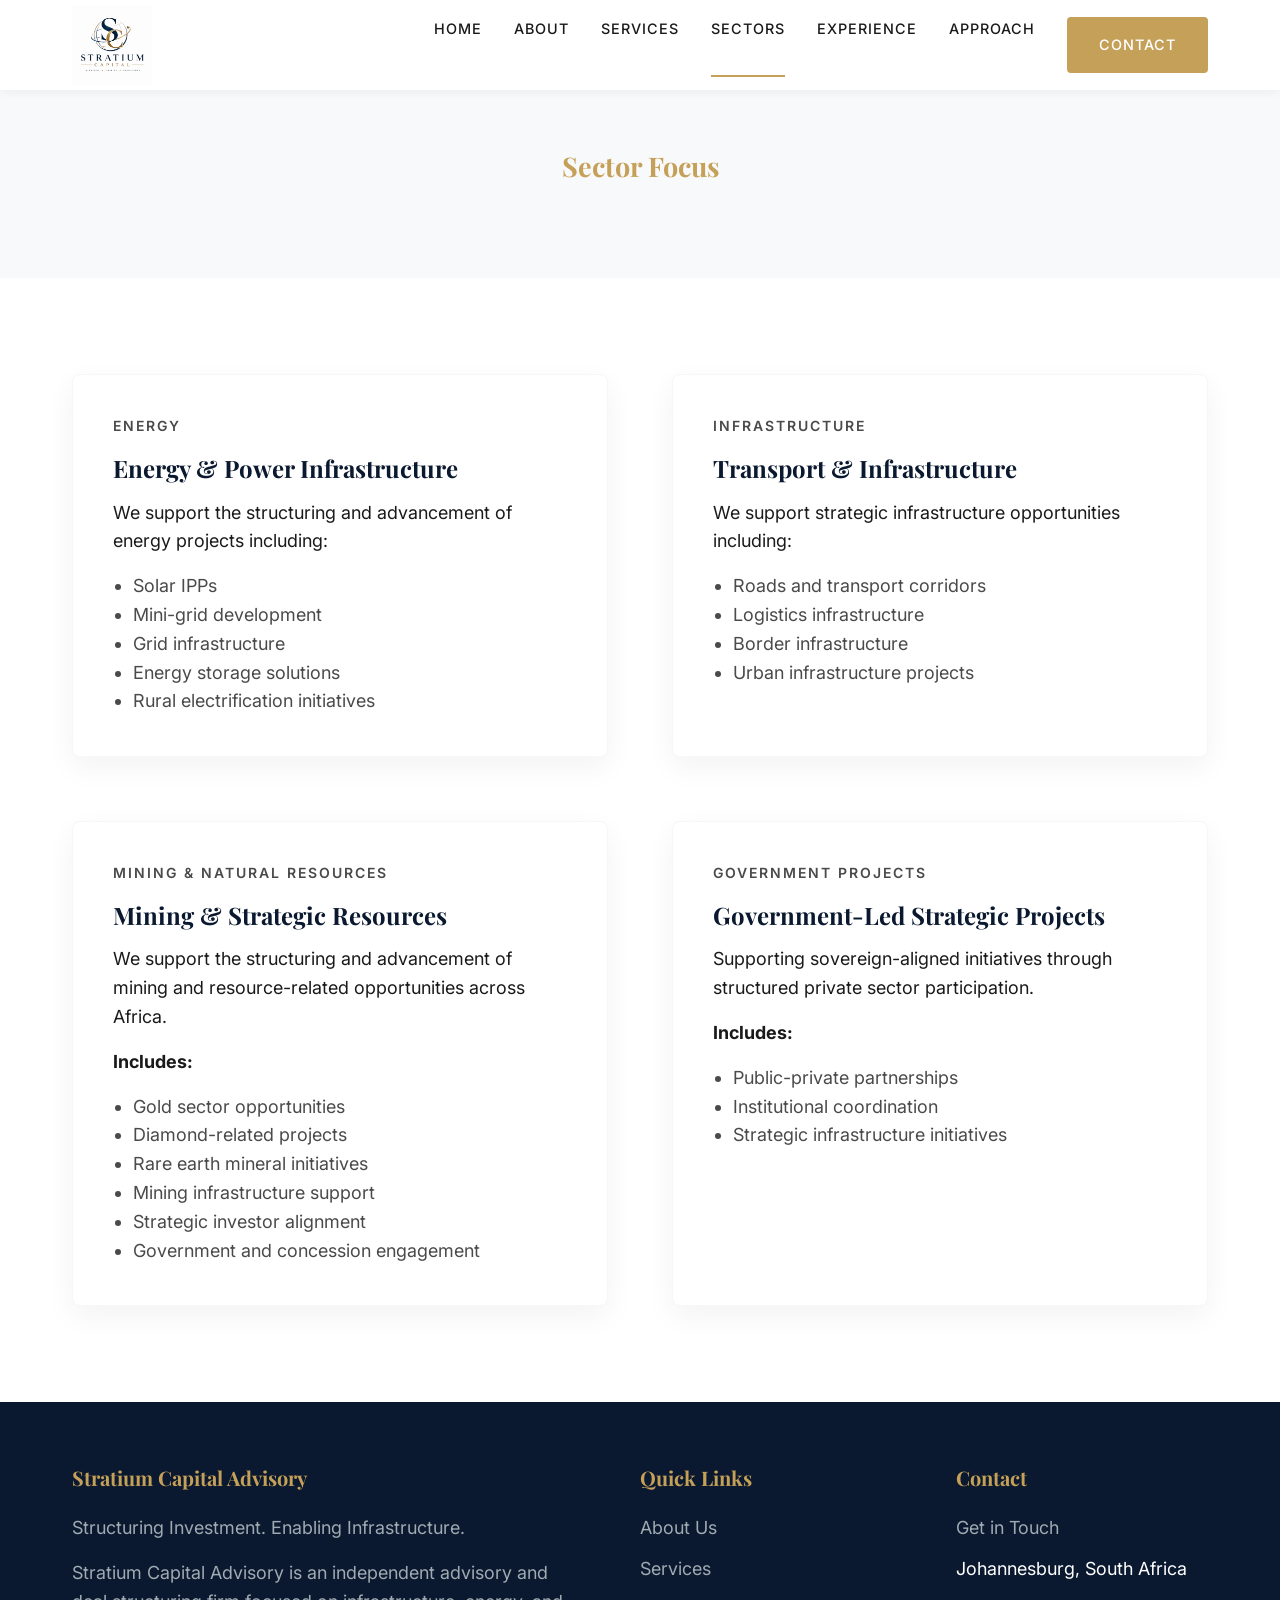
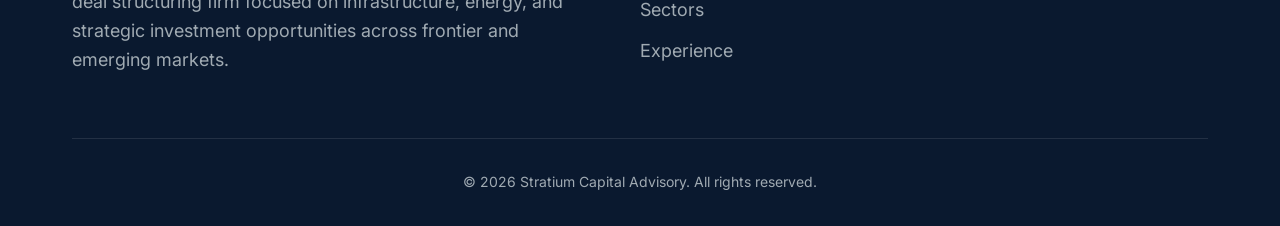
<file: sectors.html>
<!DOCTYPE html>
<html lang="en">
<head>
    <meta charset="UTF-8">
    <meta name="viewport" content="width=device-width, initial-scale=1.0">
    <title>Sectors - Stratium Capital Advisory</title>
    <link rel="stylesheet" href="styles.css">
</head>
<body>

    <!-- Header / Navigation -->
    <header class="header">
        <div class="container">
            <a href="index.html" class="logo">
                <img src="logo.png" alt="Stratium Capital Advisory Logo">
            </a>
            <div class="mobile-toggle">&#9776;</div>
            <nav class="nav">
                <a href="index.html" class="nav-link">Home</a>
                <a href="about.html" class="nav-link">About</a>
                <a href="services.html" class="nav-link">Services</a>
                <a href="sectors.html" class="nav-link active">Sectors</a>
                <a href="experience.html" class="nav-link">Experience</a>
                <a href="approach.html" class="nav-link">Approach</a>
                <a href="contact.html" class="nav-link btn btn-gold" style="color:white;">Contact</a>
            </nav>
        </div>
    </header>

    <!-- Page Title -->
    <section class="section bg-light reveal" style="padding-top: 150px; padding-bottom: 80px;">
        <div class="container text-center">
            <h1>Sector Focus</h1>
        </div>
    </section>

    <!-- Sectors Detail -->
    <section class="section reveal">
        <div class="container">
            <div class="grid-2">
                <!-- Energy -->
                <div class="card">
                    <span class="section-subtitle">Energy</span>
                    <h3 class="text-navy">Energy & Power Infrastructure</h3>
                    <p class="mb-1">We support the structuring and advancement of energy projects including:</p>
                    <ul style="list-style-type: disc; margin-left: 20px; color: var(--text-muted);">
                        <li>Solar IPPs</li>
                        <li>Mini-grid development</li>
                        <li>Grid infrastructure</li>
                        <li>Energy storage solutions</li>
                        <li>Rural electrification initiatives</li>
                    </ul>
                </div>

                <!-- Infrastructure -->
                <div class="card">
                    <span class="section-subtitle">Infrastructure</span>
                    <h3 class="text-navy">Transport & Infrastructure</h3>
                    <p class="mb-1">We support strategic infrastructure opportunities including:</p>
                    <ul style="list-style-type: disc; margin-left: 20px; color: var(--text-muted);">
                        <li>Roads and transport corridors</li>
                        <li>Logistics infrastructure</li>
                        <li>Border infrastructure</li>
                        <li>Urban infrastructure projects</li>
                    </ul>
                </div>

                <!-- Mining & Natural Resources -->
                <div class="card">
                    <span class="section-subtitle">Mining & Natural Resources</span>
                    <h3 class="text-navy">Mining & Strategic Resources</h3>
                    <p class="mb-1">We support the structuring and advancement of mining and resource-related opportunities across Africa.</p>
                    <p class="mb-1"><strong>Includes:</strong></p>
                    <ul style="list-style-type: disc; margin-left: 20px; color: var(--text-muted);">
                        <li>Gold sector opportunities</li>
                        <li>Diamond-related projects</li>
                        <li>Rare earth mineral initiatives</li>
                        <li>Mining infrastructure support</li>
                        <li>Strategic investor alignment</li>
                        <li>Government and concession engagement</li>
                    </ul>
                </div>

                <!-- Government Projects -->
                <div class="card">
                    <span class="section-subtitle">Government Projects</span>
                    <h3 class="text-navy">Government-Led Strategic Projects</h3>
                    <p class="mb-1">Supporting sovereign-aligned initiatives through structured private sector participation.</p>
                    <p class="mb-1"><strong>Includes:</strong></p>
                    <ul style="list-style-type: disc; margin-left: 20px; color: var(--text-muted);">
                        <li>Public-private partnerships</li>
                        <li>Institutional coordination</li>
                        <li>Strategic infrastructure initiatives</li>
                    </ul>
                </div>
            </div>
        </div>
    </section>

    <!-- Footer -->
    <footer class="footer">
        <div class="container">
            <div class="footer-top">
                <div class="footer-col">
                    <h4>Stratium Capital Advisory</h4>
                    <p>Structuring Investment. Enabling Infrastructure.</p>
                    <p>Stratium Capital Advisory is an independent advisory and deal structuring firm focused on infrastructure, energy, and strategic investment opportunities across frontier and emerging markets.</p>
                </div>
                <div class="footer-col">
                    <h4>Quick Links</h4>
                    <ul class="footer-links">
                        <li><a href="about.html">About Us</a></li>
                        <li><a href="services.html">Services</a></li>
                        <li><a href="sectors.html">Sectors</a></li>
                        <li><a href="experience.html">Experience</a></li>
                    </ul>
                </div>
                <div class="footer-col">
                    <h4>Contact</h4>
                    <ul class="footer-links">
                        <li><a href="contact.html">Get in Touch</a></li>
                        <li>Johannesburg, South Africa</li>
                    </ul>
                </div>
            </div>
            <div class="footer-bottom">
                &copy; 2026 Stratium Capital Advisory. All rights reserved.
            </div>
        </div>
    </footer>

    <script src="script.js"></script>
</body>
</html>
</file>
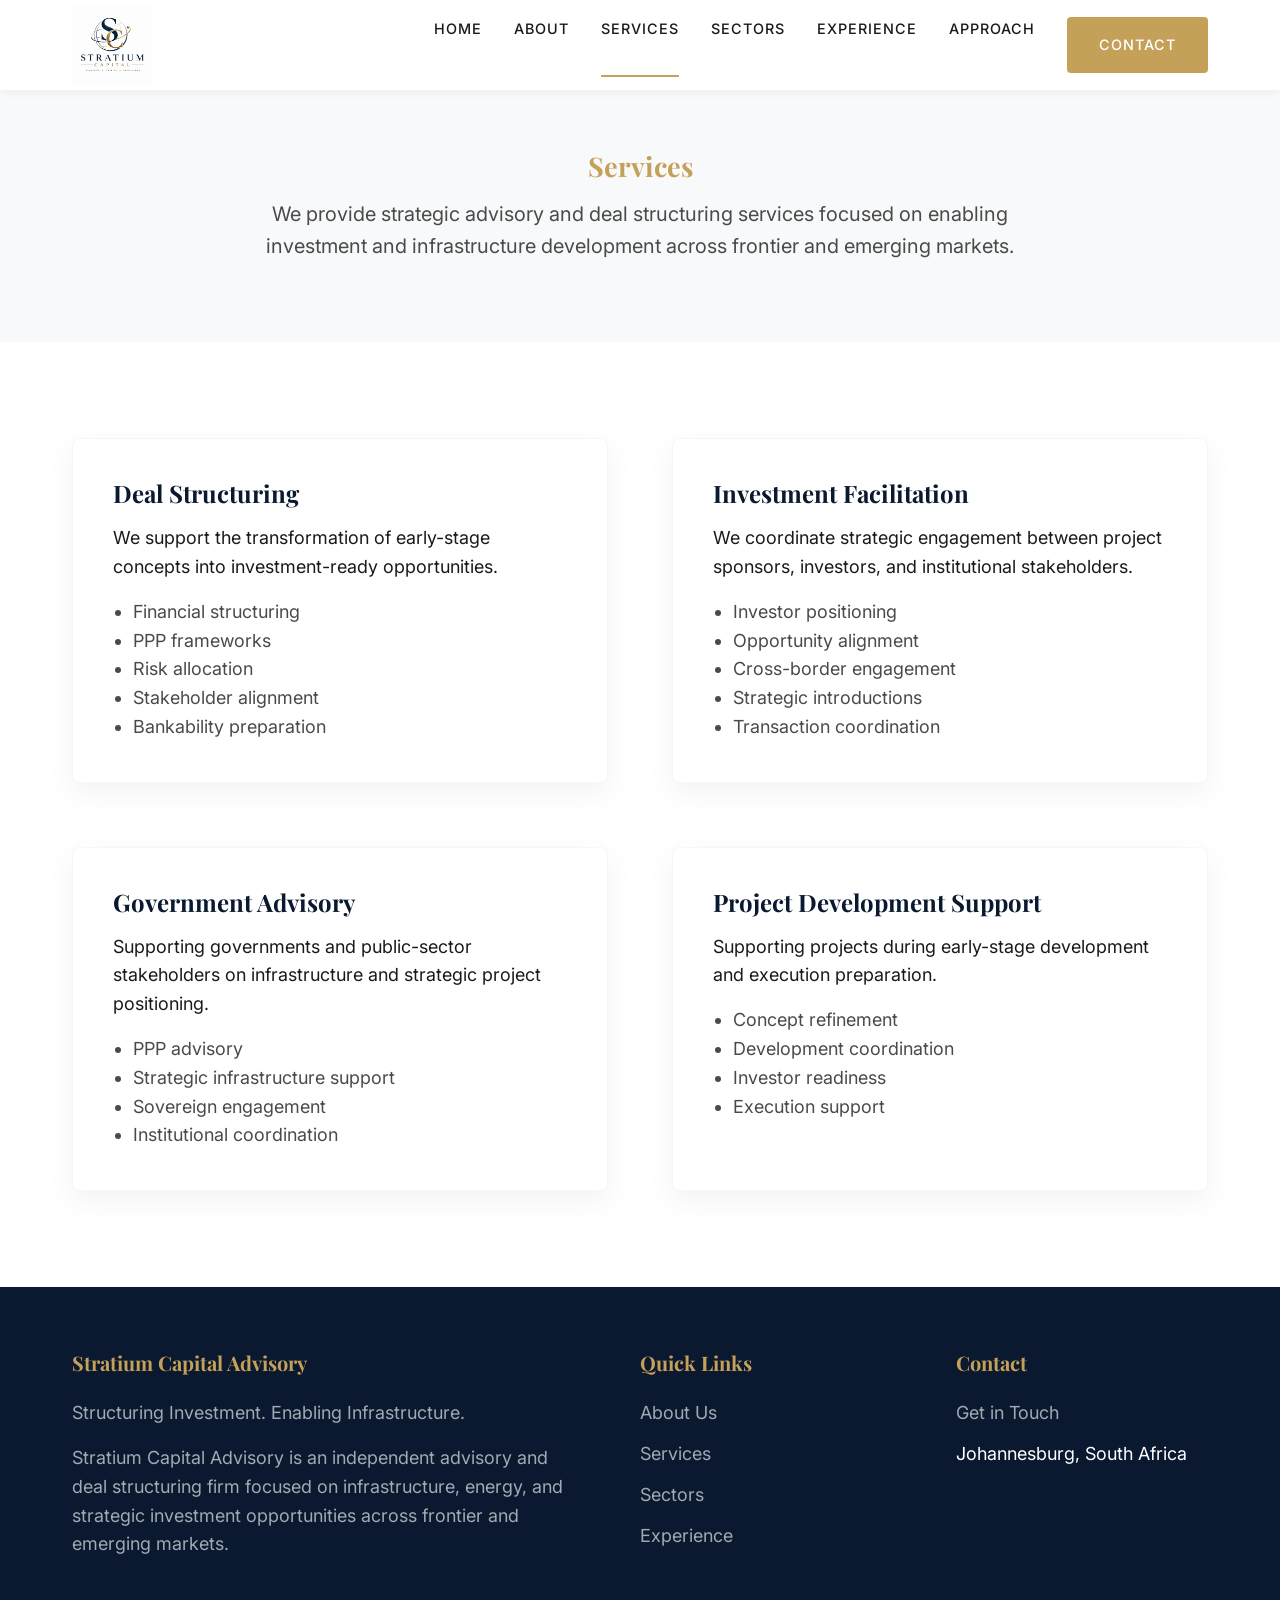
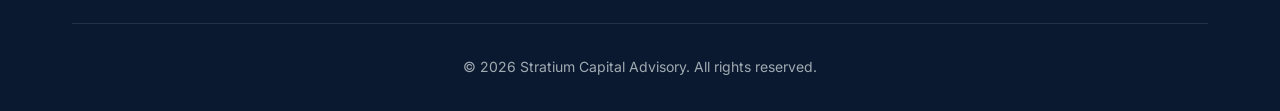
<file: services.html>
<!DOCTYPE html>
<html lang="en">
<head>
    <meta charset="UTF-8">
    <meta name="viewport" content="width=device-width, initial-scale=1.0">
    <title>Services - Stratium Capital Advisory</title>
    <link rel="stylesheet" href="styles.css">
</head>
<body>

    <!-- Header / Navigation -->
    <header class="header">
        <div class="container">
            <a href="index.html" class="logo">
                <img src="logo.png" alt="Stratium Capital Advisory Logo">
            </a>
            <div class="mobile-toggle">&#9776;</div>
            <nav class="nav">
                <a href="index.html" class="nav-link">Home</a>
                <a href="about.html" class="nav-link">About</a>
                <a href="services.html" class="nav-link active">Services</a>
                <a href="sectors.html" class="nav-link">Sectors</a>
                <a href="experience.html" class="nav-link">Experience</a>
                <a href="approach.html" class="nav-link">Approach</a>
                <a href="contact.html" class="nav-link btn btn-gold" style="color:white;">Contact</a>
            </nav>
        </div>
    </header>

    <!-- Page Title -->
    <section class="section bg-light reveal" style="padding-top: 150px; padding-bottom: 80px;">
        <div class="container text-center">
            <h1>Services</h1>
            <p class="lead" style="max-width: 800px; margin: 0 auto;">We provide strategic advisory and deal structuring services focused on enabling investment and infrastructure development across frontier and emerging markets.</p>
        </div>
    </section>

    <!-- Services Detail -->
    <section class="section reveal">
        <div class="container">
            <div class="grid-2">
                <!-- Service 1 -->
                <div class="card">
                    <h3 class="text-navy">Deal Structuring</h3>
                    <p class="mb-1">We support the transformation of early-stage concepts into investment-ready opportunities.</p>
                    <ul style="list-style-type: disc; margin-left: 20px; color: var(--text-muted);">
                        <li>Financial structuring</li>
                        <li>PPP frameworks</li>
                        <li>Risk allocation</li>
                        <li>Stakeholder alignment</li>
                        <li>Bankability preparation</li>
                    </ul>
                </div>
                
                <!-- Service 2 -->
                <div class="card">
                    <h3 class="text-navy">Investment Facilitation</h3>
                    <p class="mb-1">We coordinate strategic engagement between project sponsors, investors, and institutional stakeholders.</p>
                    <ul style="list-style-type: disc; margin-left: 20px; color: var(--text-muted);">
                        <li>Investor positioning</li>
                        <li>Opportunity alignment</li>
                        <li>Cross-border engagement</li>
                        <li>Strategic introductions</li>
                        <li>Transaction coordination</li>
                    </ul>
                </div>

                <!-- Service 3 -->
                <div class="card">
                    <h3 class="text-navy">Government Advisory</h3>
                    <p class="mb-1">Supporting governments and public-sector stakeholders on infrastructure and strategic project positioning.</p>
                    <ul style="list-style-type: disc; margin-left: 20px; color: var(--text-muted);">
                        <li>PPP advisory</li>
                        <li>Strategic infrastructure support</li>
                        <li>Sovereign engagement</li>
                        <li>Institutional coordination</li>
                    </ul>
                </div>

                <!-- Service 4 -->
                <div class="card">
                    <h3 class="text-navy">Project Development Support</h3>
                    <p class="mb-1">Supporting projects during early-stage development and execution preparation.</p>
                    <ul style="list-style-type: disc; margin-left: 20px; color: var(--text-muted);">
                        <li>Concept refinement</li>
                        <li>Development coordination</li>
                        <li>Investor readiness</li>
                        <li>Execution support</li>
                    </ul>
                </div>
            </div>
        </div>
    </section>

    <!-- Footer -->
    <footer class="footer">
        <div class="container">
            <div class="footer-top">
                <div class="footer-col">
                    <h4>Stratium Capital Advisory</h4>
                    <p>Structuring Investment. Enabling Infrastructure.</p>
                    <p>Stratium Capital Advisory is an independent advisory and deal structuring firm focused on infrastructure, energy, and strategic investment opportunities across frontier and emerging markets.</p>
                </div>
                <div class="footer-col">
                    <h4>Quick Links</h4>
                    <ul class="footer-links">
                        <li><a href="about.html">About Us</a></li>
                        <li><a href="services.html">Services</a></li>
                        <li><a href="sectors.html">Sectors</a></li>
                        <li><a href="experience.html">Experience</a></li>
                    </ul>
                </div>
                <div class="footer-col">
                    <h4>Contact</h4>
                    <ul class="footer-links">
                        <li><a href="contact.html">Get in Touch</a></li>
                        <li>Johannesburg, South Africa</li>
                    </ul>
                </div>
            </div>
            <div class="footer-bottom">
                &copy; 2026 Stratium Capital Advisory. All rights reserved.
            </div>
        </div>
    </footer>

    <script src="script.js"></script>
</body>
</html>
</file>
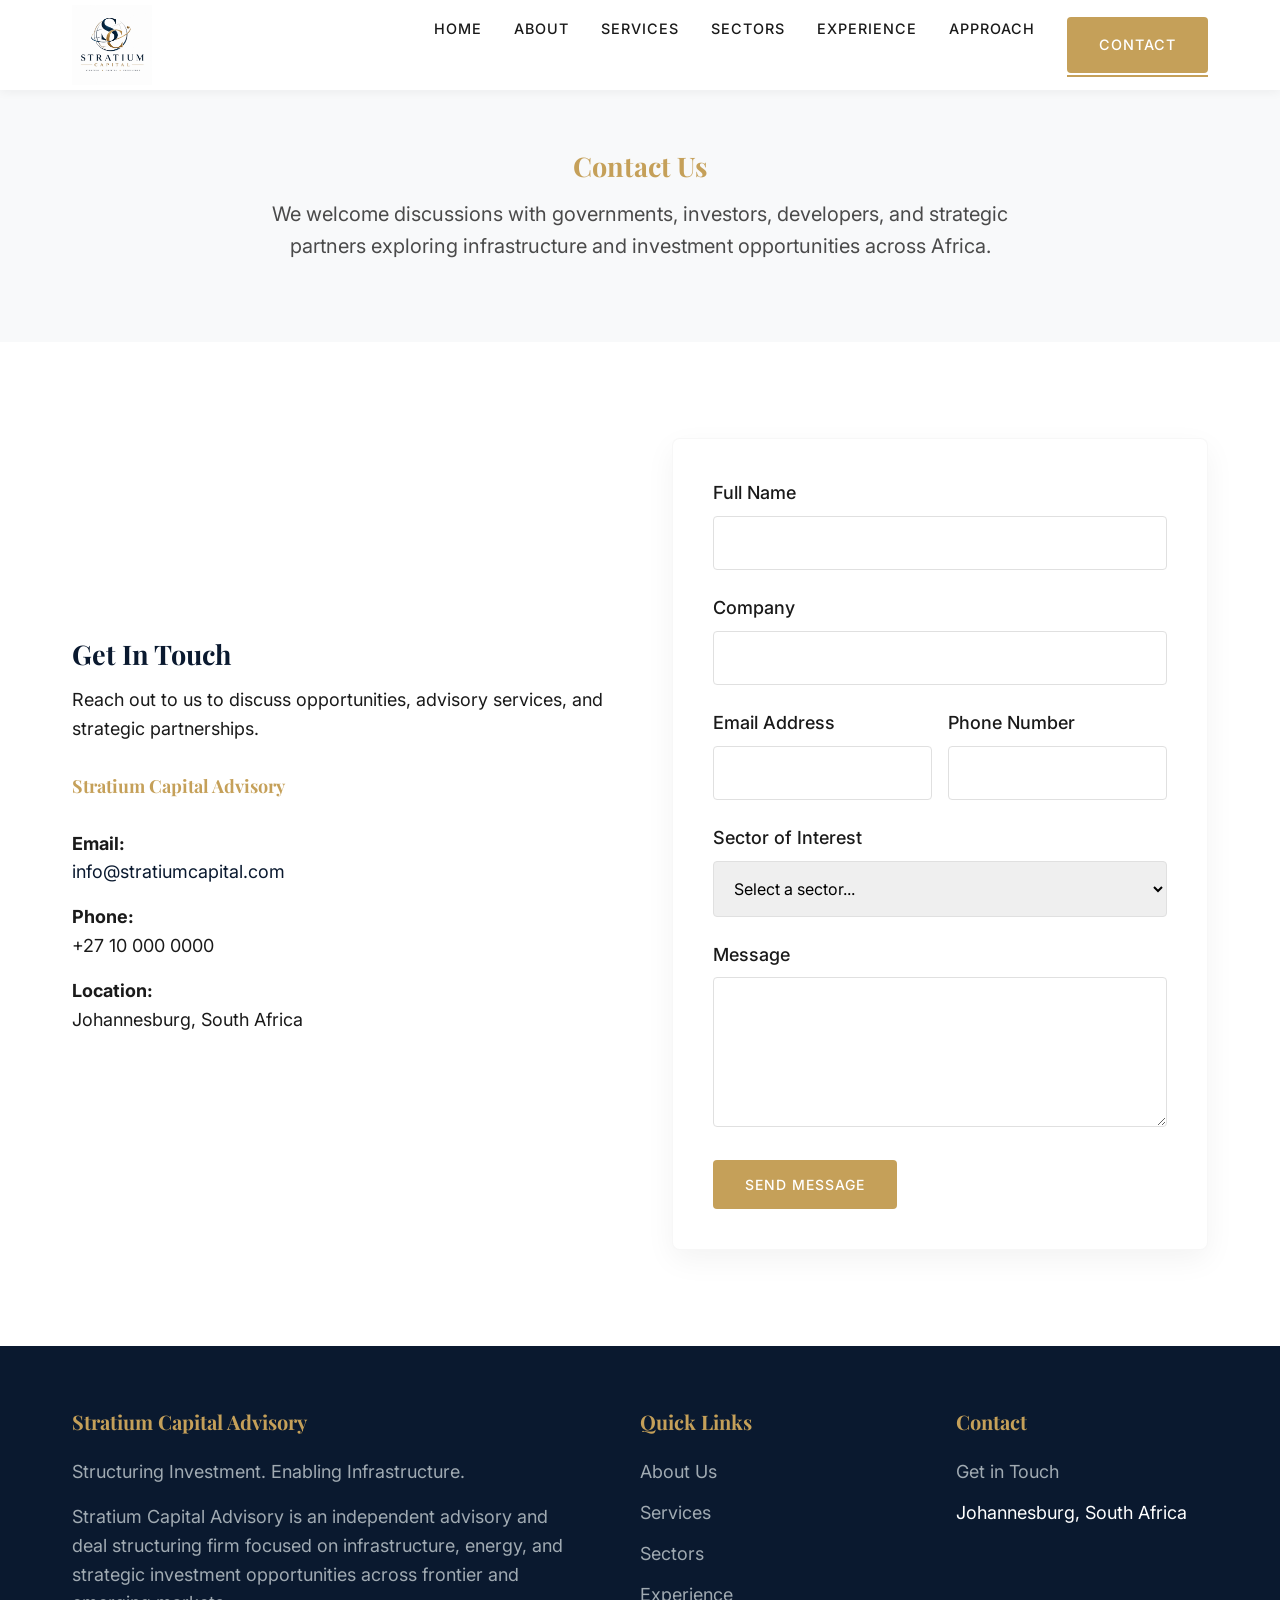
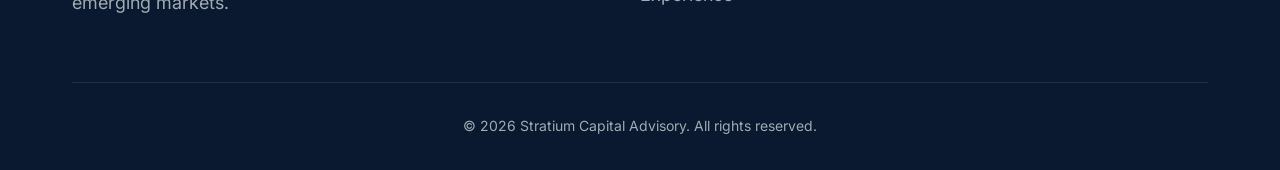
<file: Fabrice/contact.html>
<!DOCTYPE html>
<html lang="en">
<head>
    <meta charset="UTF-8">
    <meta name="viewport" content="width=device-width, initial-scale=1.0">
    <title>Contact Us - Stratium Capital Advisory</title>
    <link rel="stylesheet" href="styles.css">
</head>
<body>

    <!-- Header / Navigation -->
    <header class="header">
        <div class="container">
            <a href="index.html" class="logo">
                <img src="logo.png" alt="Stratium Capital Advisory Logo">
            </a>
            <div class="mobile-toggle">&#9776;</div>
            <nav class="nav">
                <a href="index.html" class="nav-link">Home</a>
                <a href="about.html" class="nav-link">About</a>
                <a href="services.html" class="nav-link">Services</a>
                <a href="sectors.html" class="nav-link">Sectors</a>
                <a href="experience.html" class="nav-link">Experience</a>
                <a href="approach.html" class="nav-link">Approach</a>
                <a href="contact.html" class="nav-link active btn btn-gold" style="color:white;">Contact</a>
            </nav>
        </div>
    </header>

    <!-- Page Title -->
    <section class="section bg-light reveal" style="padding-top: 150px; padding-bottom: 80px;">
        <div class="container text-center">
            <h1>Contact Us</h1>
            <p class="lead" style="max-width: 800px; margin: 0 auto;">We welcome discussions with governments, investors, developers, and strategic partners exploring infrastructure and investment opportunities across Africa.</p>
        </div>
    </section>

    <!-- Contact Form and Details -->
    <section class="section reveal">
        <div class="container">
            <div class="grid-2">
                <!-- Contact Details -->
                <div>
                    <h2 class="text-navy">Get In Touch</h2>
                    <p class="mb-2">Reach out to us to discuss opportunities, advisory services, and strategic partnerships.</p>
                    
                    <div class="mb-2">
                        <h4 class="text-gold">Stratium Capital Advisory</h4>
                    </div>

                    <div class="mb-1">
                        <strong>Email:</strong><br>
                        <a href="mailto:info@stratiumcapital.com">info@stratiumcapital.com</a> <!-- Placeholder -->
                    </div>

                    <div class="mb-1">
                        <strong>Phone:</strong><br>
                        +27 10 000 0000 <!-- Placeholder -->
                    </div>

                    <div class="mb-1">
                        <strong>Location:</strong><br>
                        Johannesburg, South Africa
                    </div>
                </div>

                <!-- Contact Form -->
                <div class="card">
                    <form action="#" method="POST" onsubmit="event.preventDefault(); alert('Thank you for reaching out. We will get back to you shortly.');">
                        <div class="form-group">
                            <label class="form-label" for="fullName">Full Name</label>
                            <input type="text" id="fullName" class="form-control" required>
                        </div>
                        <div class="form-group">
                            <label class="form-label" for="company">Company</label>
                            <input type="text" id="company" class="form-control" required>
                        </div>
                        <div class="grid-2" style="gap: 1rem;">
                            <div class="form-group">
                                <label class="form-label" for="email">Email Address</label>
                                <input type="email" id="email" class="form-control" required>
                            </div>
                            <div class="form-group">
                                <label class="form-label" for="phone">Phone Number</label>
                                <input type="tel" id="phone" class="form-control">
                            </div>
                        </div>
                        <div class="form-group">
                            <label class="form-label" for="sector">Sector of Interest</label>
                            <select id="sector" class="form-control" required>
                                <option value="">Select a sector...</option>
                                <option value="Energy">Energy</option>
                                <option value="Infrastructure">Infrastructure</option>
                                <option value="Mining">Mining & Natural Resources</option>
                                <option value="Government">Government Projects</option>
                                <option value="Other">Other</option>
                            </select>
                        </div>
                        <div class="form-group">
                            <label class="form-label" for="message">Message</label>
                            <textarea id="message" class="form-control" required></textarea>
                        </div>
                        <button type="submit" class="btn btn-gold w-100">Send Message</button>
                    </form>
                </div>
            </div>
        </div>
    </section>

    <!-- Footer -->
    <footer class="footer">
        <div class="container">
            <div class="footer-top">
                <div class="footer-col">
                    <h4>Stratium Capital Advisory</h4>
                    <p>Structuring Investment. Enabling Infrastructure.</p>
                    <p>Stratium Capital Advisory is an independent advisory and deal structuring firm focused on infrastructure, energy, and strategic investment opportunities across frontier and emerging markets.</p>
                </div>
                <div class="footer-col">
                    <h4>Quick Links</h4>
                    <ul class="footer-links">
                        <li><a href="about.html">About Us</a></li>
                        <li><a href="services.html">Services</a></li>
                        <li><a href="sectors.html">Sectors</a></li>
                        <li><a href="experience.html">Experience</a></li>
                    </ul>
                </div>
                <div class="footer-col">
                    <h4>Contact</h4>
                    <ul class="footer-links">
                        <li><a href="contact.html">Get in Touch</a></li>
                        <li>Johannesburg, South Africa</li>
                    </ul>
                </div>
            </div>
            <div class="footer-bottom">
                &copy; 2026 Stratium Capital Advisory. All rights reserved.
            </div>
        </div>
    </footer>

    <script src="script.js"></script>
</body>
</html>
</file>
<file: styles.css>
@import url('https://fonts.googleapis.com/css2?family=Inter:wght@300;400;500;600&family=Playfair+Display:wght@400;600;700&display=swap');

:root {
  --bg-color: #ffffff;
  --text-color: #1a1a1a;
  --text-muted: #4a4a4a;
  --heading-gold: #C5A059;
  --heading-gold-dark: #b89146;
  --navy: #0A192F;
  --navy-light: #112240;
  --gold-gradient: linear-gradient(135deg, #C5A059 0%, #D4AF37 50%, #B8860B 100%);
  --font-body: 'Inter', sans-serif;
  --font-heading: 'Playfair Display', serif;
  --spacing-section: 6rem;
  --spacing-container: 2rem;
  --border-radius: 8px;
  --box-shadow: 0 10px 30px rgba(0, 0, 0, 0.05);
  --box-shadow-hover: 0 15px 40px rgba(0, 0, 0, 0.1);
  --transition-speed: 0.3s;
}

* {
  margin: 0;
  padding: 0;
  box-sizing: border-box;
}

body {
  font-family: var(--font-body);
  background-color: var(--bg-color);
  color: var(--text-color);
  line-height: 1.6;
  overflow-x: hidden;
  font-size: 1.125rem;
}

h1, h2, h3, h4, h5, h6 {
  font-family: var(--font-heading);
  color: var(--heading-gold);
  line-height: 1.2;
  margin-bottom: 1rem;
}

a {
  text-decoration: none;
  color: var(--navy);
  transition: color var(--transition-speed) ease;
}

a:hover {
  color: var(--heading-gold);
}

ul {
  list-style: none;
}

img {
  max-width: 100%;
  height: auto;
  display: block;
}

/* Typography */
.text-gold {
  color: var(--heading-gold);
}

.text-navy {
  color: var(--navy);
}

.section-subtitle {
  font-family: var(--font-body);
  font-size: 0.875rem;
  text-transform: uppercase;
  letter-spacing: 2px;
  color: var(--text-muted);
  margin-bottom: 1rem;
  display: block;
  font-weight: 600;
}

.lead {
  font-size: 1.25rem;
  color: var(--text-muted);
  margin-bottom: 2rem;
}

/* Layout */
.container {
  width: 100%;
  max-width: 1200px;
  margin: 0 auto;
  padding: 0 var(--spacing-container);
}

.section {
  padding: var(--spacing-section) 0;
}

.bg-light {
  background-color: #F8F9FA;
}

.bg-navy {
  background-color: var(--navy);
  color: #ffffff;
}

.bg-navy h2, .bg-navy h3 {
  color: var(--heading-gold);
}

.bg-navy .text-muted {
  color: #A0AAB2;
}

/* Buttons */
.btn {
  display: inline-block;
  padding: 1rem 2rem;
  font-family: var(--font-body);
  font-weight: 500;
  text-transform: uppercase;
  letter-spacing: 1px;
  border-radius: 4px;
  cursor: pointer;
  transition: all var(--transition-speed) ease;
  border: none;
  font-size: 0.875rem;
}

.btn-primary {
  background: var(--navy);
  color: #ffffff;
}

.btn-primary:hover {
  background: var(--heading-gold);
  color: #ffffff;
  transform: translateY(-2px);
  box-shadow: 0 4px 15px rgba(197, 160, 89, 0.4);
}

.btn-gold {
  background: var(--heading-gold);
  color: #ffffff;
}

.btn-gold:hover {
  background: var(--heading-gold-dark);
  color: #ffffff;
  transform: translateY(-2px);
  box-shadow: 0 4px 15px rgba(197, 160, 89, 0.4);
}

.btn-outline {
  background: transparent;
  border: 2px solid var(--navy);
  color: var(--navy);
}

.btn-outline:hover {
  background: var(--navy);
  color: #ffffff;
}

.btn-outline-gold {
  background: transparent;
  border: 2px solid var(--heading-gold);
  color: var(--heading-gold);
}

.btn-outline-gold:hover {
  background: var(--heading-gold);
  color: #ffffff;
}

/* Header */
.header {
  position: fixed;
  top: 0;
  left: 0;
  width: 100%;
  background-color: rgba(255, 255, 255, 0.98);
  backdrop-filter: blur(10px);
  box-shadow: 0 2px 10px rgba(0,0,0,0.05);
  z-index: 1000;
  transition: all 0.3s ease;
}

.header .container {
  display: flex;
  justify-content: space-between;
  align-items: center;
  height: 90px;
}

.logo {
  font-family: var(--font-heading);
  font-size: 1.5rem;
  font-weight: 700;
  color: var(--navy);
  display: flex;
  align-items: center;
  gap: 1rem;
}

.logo img {
  height: 80px; /* Adjust based on actual logo */
}

.logo span {
  color: var(--heading-gold);
}

.nav {
  display: flex;
  gap: 2rem;
}

.nav-link {
  color: var(--text-color);
  font-size: 0.9rem;
  font-weight: 500;
  text-transform: uppercase;
  letter-spacing: 1px;
  position: relative;
}

.nav-link::after {
  content: '';
  position: absolute;
  width: 0;
  height: 2px;
  bottom: -4px;
  left: 0;
  background-color: var(--heading-gold);
  transition: width 0.3s ease;
}

.nav-link:hover::after, .nav-link.active::after {
  width: 100%;
}

.mobile-toggle {
  display: none;
  cursor: pointer;
  font-size: 1.5rem;
  color: var(--navy);
}

/* Hero Section */
.hero {
  padding-top: 150px;
  padding-bottom: 100px;
  background-color: #FAFAFA;
  position: relative;
  overflow: hidden;
}

.hero::before {
  content: '';
  position: absolute;
  top: -20%;
  right: -10%;
  width: 600px;
  height: 600px;
  background: radial-gradient(circle, rgba(197,160,89,0.05) 0%, rgba(255,255,255,0) 70%);
  border-radius: 50%;
  z-index: 0;
}

.hero .container {
  position: relative;
  z-index: 1;
}

.hero h1 {
  font-size: 4rem;
  margin-bottom: 1.5rem;
  color: var(--navy); /* Changed hero headline to navy to contrast with gold accents */
}

.hero h1 span {
  color: var(--heading-gold);
}

.hero p {
  font-size: 1.25rem;
  color: var(--text-muted);
  max-width: 800px;
  margin-bottom: 2.5rem;
}

.hero-btns {
  display: flex;
  gap: 1rem;
}

.hero-grid {
  display: grid;
  grid-template-columns: 1fr 1.5fr;
  gap: 4rem;
  align-items: center;
}

.hero-logo img {
  max-width: 100%;
  max-height: 400px;
  margin: 0 auto;
}

/* Grid Layouts */
.grid-2 {
  display: grid;
  grid-template-columns: 1fr 1fr;
  gap: 4rem;
  align-items: center;
}

.grid-3 {
  display: grid;
  grid-template-columns: repeat(3, 1fr);
  gap: 2rem;
}

.grid-4 {
  display: grid;
  grid-template-columns: repeat(4, 1fr);
  gap: 2rem;
}

/* Cards */
.card {
  background: #ffffff;
  padding: 2.5rem;
  border-radius: var(--border-radius);
  box-shadow: var(--box-shadow);
  transition: all var(--transition-speed) ease;
  border: 1px solid rgba(0,0,0,0.03);
  height: 100%;
}

.card:hover {
  transform: translateY(-5px);
  box-shadow: var(--box-shadow-hover);
  border-color: rgba(197,160,89,0.3);
}

.card-icon {
  font-size: 2.5rem;
  color: var(--heading-gold);
  margin-bottom: 1.5rem;
}

.card h3 {
  font-size: 1.5rem;
  margin-bottom: 1rem;
  color: var(--navy);
}

/* Form */
.form-group {
  margin-bottom: 1.5rem;
}

.form-label {
  display: block;
  margin-bottom: 0.5rem;
  font-weight: 500;
}

.form-control {
  width: 100%;
  padding: 1rem;
  border: 1px solid #e0e0e0;
  border-radius: 4px;
  font-family: var(--font-body);
  font-size: 1rem;
  transition: border-color 0.3s ease;
}

.form-control:focus {
  outline: none;
  border-color: var(--heading-gold);
}

textarea.form-control {
  min-height: 150px;
  resize: vertical;
}

/* Footer */
.footer {
  background-color: var(--navy);
  color: #ffffff;
  padding: 4rem 0 2rem;
}

.footer-top {
  display: grid;
  grid-template-columns: 2fr 1fr 1fr;
  gap: 4rem;
  margin-bottom: 3rem;
}

.footer-col h4 {
  color: var(--heading-gold);
  font-size: 1.25rem;
  margin-bottom: 1.5rem;
}

.footer-col p {
  color: #A0AAB2;
  margin-bottom: 1rem;
}

.footer-links li {
  margin-bottom: 0.75rem;
}

.footer-links a {
  color: #A0AAB2;
}

.footer-links a:hover {
  color: var(--heading-gold);
}

.footer-bottom {
  border-top: 1px solid rgba(255,255,255,0.1);
  padding-top: 2rem;
  text-align: center;
  color: #A0AAB2;
  font-size: 0.875rem;
}

/* Utilities */
.text-center { text-align: center; }
.mb-1 { margin-bottom: 1rem; }
.mb-2 { margin-bottom: 2rem; }
.mb-3 { margin-bottom: 3rem; }
.mb-4 { margin-bottom: 4rem; }
.mt-1 { margin-top: 1rem; }
.mt-2 { margin-top: 2rem; }
.mt-3 { margin-top: 3rem; }
.mt-4 { margin-top: 4rem; }

/* Animations */
.reveal {
  opacity: 0;
  transform: translateY(30px);
  transition: all 0.8s ease-out;
}

.reveal.active {
  opacity: 1;
  transform: translateY(0);
}

/* Timeline */
.timeline {
  position: relative;
  max-width: 800px;
  margin: 0 auto;
}

.timeline::after {
  content: '';
  position: absolute;
  width: 2px;
  background-color: rgba(197, 160, 89, 0.3);
  top: 0;
  bottom: 0;
  left: 50%;
  margin-left: -1px;
}

.timeline-item {
  padding: 10px 40px;
  position: relative;
  background-color: inherit;
  width: 50%;
}

.timeline-item::after {
  content: '';
  position: absolute;
  width: 20px;
  height: 20px;
  right: -10px;
  background-color: white;
  border: 4px solid var(--heading-gold);
  top: 15px;
  border-radius: 50%;
  z-index: 1;
}

.left {
  left: 0;
}

.right {
  left: 50%;
}

.right::after {
  left: -10px;
}

.timeline-content {
  padding: 20px 30px;
  background-color: white;
  position: relative;
  border-radius: var(--border-radius);
  box-shadow: var(--box-shadow);
}

/* Responsive */
@media (max-width: 992px) {
  .grid-3, .grid-4 {
    grid-template-columns: repeat(2, 1fr);
  }
  .grid-2 {
    grid-template-columns: 1fr;
    gap: 2rem;
  }
  .hero-grid {
    grid-template-columns: 1fr;
    text-align: center;
  }
  .hero-btns {
    justify-content: center;
  }
  .hero-logo {
    margin-bottom: 2rem;
  }
  .hero-logo img {
    max-height: 250px;
  }
  .hero h1 {
    font-size: 3rem;
  }
}

@media (max-width: 768px) {
  .nav {
    position: fixed;
    top: 90px;
    left: -100%;
    width: 100%;
    height: calc(100vh - 90px);
    background-color: #ffffff;
    flex-direction: column;
    align-items: center;
    padding-top: 2rem;
    transition: 0.3s;
    box-shadow: 0 10px 10px rgba(0,0,0,0.05);
  }
  
  .nav.active {
    left: 0;
  }
  
  .mobile-toggle {
    display: block;
  }
  
  .grid-3, .grid-4 {
    grid-template-columns: 1fr;
  }
  
  .footer-top {
    grid-template-columns: 1fr;
    gap: 2rem;
  }

  .timeline::after {
    left: 31px;
  }
  
  .timeline-item {
    width: 100%;
    padding-left: 70px;
    padding-right: 25px;
  }
  
  .timeline-item::before {
    left: 60px;
    border: medium solid white;
    border-width: 10px 10px 10px 0;
    border-color: transparent white transparent transparent;
  }
  
  .left::after, .right::after {
    left: 21px;
  }
  
  .right {
    left: 0%;
  }
}
</file>
<file: Fabrice/styles.css>
@import url('https://fonts.googleapis.com/css2?family=Inter:wght@300;400;500;600&family=Playfair+Display:wght@400;600;700&display=swap');

:root {
  --bg-color: #ffffff;
  --text-color: #1a1a1a;
  --text-muted: #4a4a4a;
  --heading-gold: #C5A059;
  --heading-gold-dark: #b89146;
  --navy: #0A192F;
  --navy-light: #112240;
  --gold-gradient: linear-gradient(135deg, #C5A059 0%, #D4AF37 50%, #B8860B 100%);
  --font-body: 'Inter', sans-serif;
  --font-heading: 'Playfair Display', serif;
  --spacing-section: 6rem;
  --spacing-container: 2rem;
  --border-radius: 8px;
  --box-shadow: 0 10px 30px rgba(0, 0, 0, 0.05);
  --box-shadow-hover: 0 15px 40px rgba(0, 0, 0, 0.1);
  --transition-speed: 0.3s;
}

* {
  margin: 0;
  padding: 0;
  box-sizing: border-box;
}

body {
  font-family: var(--font-body);
  background-color: var(--bg-color);
  color: var(--text-color);
  line-height: 1.6;
  overflow-x: hidden;
  font-size: 1.125rem;
}

h1, h2, h3, h4, h5, h6 {
  font-family: var(--font-heading);
  color: var(--heading-gold);
  line-height: 1.2;
  margin-bottom: 1rem;
}

a {
  text-decoration: none;
  color: var(--navy);
  transition: color var(--transition-speed) ease;
}

a:hover {
  color: var(--heading-gold);
}

ul {
  list-style: none;
}

img {
  max-width: 100%;
  height: auto;
  display: block;
}

/* Typography */
.text-gold {
  color: var(--heading-gold);
}

.text-navy {
  color: var(--navy);
}

.section-subtitle {
  font-family: var(--font-body);
  font-size: 0.875rem;
  text-transform: uppercase;
  letter-spacing: 2px;
  color: var(--text-muted);
  margin-bottom: 1rem;
  display: block;
  font-weight: 600;
}

.lead {
  font-size: 1.25rem;
  color: var(--text-muted);
  margin-bottom: 2rem;
}

/* Layout */
.container {
  width: 100%;
  max-width: 1200px;
  margin: 0 auto;
  padding: 0 var(--spacing-container);
}

.section {
  padding: var(--spacing-section) 0;
}

.bg-light {
  background-color: #F8F9FA;
}

.bg-navy {
  background-color: var(--navy);
  color: #ffffff;
}

.bg-navy h2, .bg-navy h3 {
  color: var(--heading-gold);
}

.bg-navy .text-muted {
  color: #A0AAB2;
}

/* Buttons */
.btn {
  display: inline-block;
  padding: 1rem 2rem;
  font-family: var(--font-body);
  font-weight: 500;
  text-transform: uppercase;
  letter-spacing: 1px;
  border-radius: 4px;
  cursor: pointer;
  transition: all var(--transition-speed) ease;
  border: none;
  font-size: 0.875rem;
}

.btn-primary {
  background: var(--navy);
  color: #ffffff;
}

.btn-primary:hover {
  background: var(--heading-gold);
  color: #ffffff;
  transform: translateY(-2px);
  box-shadow: 0 4px 15px rgba(197, 160, 89, 0.4);
}

.btn-gold {
  background: var(--heading-gold);
  color: #ffffff;
}

.btn-gold:hover {
  background: var(--heading-gold-dark);
  color: #ffffff;
  transform: translateY(-2px);
  box-shadow: 0 4px 15px rgba(197, 160, 89, 0.4);
}

.btn-outline {
  background: transparent;
  border: 2px solid var(--navy);
  color: var(--navy);
}

.btn-outline:hover {
  background: var(--navy);
  color: #ffffff;
}

.btn-outline-gold {
  background: transparent;
  border: 2px solid var(--heading-gold);
  color: var(--heading-gold);
}

.btn-outline-gold:hover {
  background: var(--heading-gold);
  color: #ffffff;
}

/* Header */
.header {
  position: fixed;
  top: 0;
  left: 0;
  width: 100%;
  background-color: rgba(255, 255, 255, 0.98);
  backdrop-filter: blur(10px);
  box-shadow: 0 2px 10px rgba(0,0,0,0.05);
  z-index: 1000;
  transition: all 0.3s ease;
}

.header .container {
  display: flex;
  justify-content: space-between;
  align-items: center;
  height: 90px;
}

.logo {
  font-family: var(--font-heading);
  font-size: 1.5rem;
  font-weight: 700;
  color: var(--navy);
  display: flex;
  align-items: center;
  gap: 1rem;
}

.logo img {
  height: 80px; /* Adjust based on actual logo */
}

.logo span {
  color: var(--heading-gold);
}

.nav {
  display: flex;
  gap: 2rem;
}

.nav-link {
  color: var(--text-color);
  font-size: 0.9rem;
  font-weight: 500;
  text-transform: uppercase;
  letter-spacing: 1px;
  position: relative;
}

.nav-link::after {
  content: '';
  position: absolute;
  width: 0;
  height: 2px;
  bottom: -4px;
  left: 0;
  background-color: var(--heading-gold);
  transition: width 0.3s ease;
}

.nav-link:hover::after, .nav-link.active::after {
  width: 100%;
}

.mobile-toggle {
  display: none;
  cursor: pointer;
  font-size: 1.5rem;
  color: var(--navy);
}

/* Hero Section */
.hero {
  padding-top: 150px;
  padding-bottom: 100px;
  background-color: #FAFAFA;
  position: relative;
  overflow: hidden;
}

.hero::before {
  content: '';
  position: absolute;
  top: -20%;
  right: -10%;
  width: 600px;
  height: 600px;
  background: radial-gradient(circle, rgba(197,160,89,0.05) 0%, rgba(255,255,255,0) 70%);
  border-radius: 50%;
  z-index: 0;
}

.hero .container {
  position: relative;
  z-index: 1;
}

.hero h1 {
  font-size: 4rem;
  margin-bottom: 1.5rem;
  color: var(--navy); /* Changed hero headline to navy to contrast with gold accents */
}

.hero h1 span {
  color: var(--heading-gold);
}

.hero p {
  font-size: 1.25rem;
  color: var(--text-muted);
  max-width: 800px;
  margin-bottom: 2.5rem;
}

.hero-btns {
  display: flex;
  gap: 1rem;
}

.hero-grid {
  display: grid;
  grid-template-columns: 1fr 1.5fr;
  gap: 4rem;
  align-items: center;
}

.hero-logo img {
  max-width: 100%;
  max-height: 400px;
  margin: 0 auto;
}

/* Grid Layouts */
.grid-2 {
  display: grid;
  grid-template-columns: 1fr 1fr;
  gap: 4rem;
  align-items: center;
}

.grid-3 {
  display: grid;
  grid-template-columns: repeat(3, 1fr);
  gap: 2rem;
}

.grid-4 {
  display: grid;
  grid-template-columns: repeat(4, 1fr);
  gap: 2rem;
}

/* Cards */
.card {
  background: #ffffff;
  padding: 2.5rem;
  border-radius: var(--border-radius);
  box-shadow: var(--box-shadow);
  transition: all var(--transition-speed) ease;
  border: 1px solid rgba(0,0,0,0.03);
  height: 100%;
}

.card:hover {
  transform: translateY(-5px);
  box-shadow: var(--box-shadow-hover);
  border-color: rgba(197,160,89,0.3);
}

.card-icon {
  font-size: 2.5rem;
  color: var(--heading-gold);
  margin-bottom: 1.5rem;
}

.card h3 {
  font-size: 1.5rem;
  margin-bottom: 1rem;
  color: var(--navy);
}

/* Form */
.form-group {
  margin-bottom: 1.5rem;
}

.form-label {
  display: block;
  margin-bottom: 0.5rem;
  font-weight: 500;
}

.form-control {
  width: 100%;
  padding: 1rem;
  border: 1px solid #e0e0e0;
  border-radius: 4px;
  font-family: var(--font-body);
  font-size: 1rem;
  transition: border-color 0.3s ease;
}

.form-control:focus {
  outline: none;
  border-color: var(--heading-gold);
}

textarea.form-control {
  min-height: 150px;
  resize: vertical;
}

/* Footer */
.footer {
  background-color: var(--navy);
  color: #ffffff;
  padding: 4rem 0 2rem;
}

.footer-top {
  display: grid;
  grid-template-columns: 2fr 1fr 1fr;
  gap: 4rem;
  margin-bottom: 3rem;
}

.footer-col h4 {
  color: var(--heading-gold);
  font-size: 1.25rem;
  margin-bottom: 1.5rem;
}

.footer-col p {
  color: #A0AAB2;
  margin-bottom: 1rem;
}

.footer-links li {
  margin-bottom: 0.75rem;
}

.footer-links a {
  color: #A0AAB2;
}

.footer-links a:hover {
  color: var(--heading-gold);
}

.footer-bottom {
  border-top: 1px solid rgba(255,255,255,0.1);
  padding-top: 2rem;
  text-align: center;
  color: #A0AAB2;
  font-size: 0.875rem;
}

/* Utilities */
.text-center { text-align: center; }
.mb-1 { margin-bottom: 1rem; }
.mb-2 { margin-bottom: 2rem; }
.mb-3 { margin-bottom: 3rem; }
.mb-4 { margin-bottom: 4rem; }
.mt-1 { margin-top: 1rem; }
.mt-2 { margin-top: 2rem; }
.mt-3 { margin-top: 3rem; }
.mt-4 { margin-top: 4rem; }

/* Animations */
.reveal {
  opacity: 0;
  transform: translateY(30px);
  transition: all 0.8s ease-out;
}

.reveal.active {
  opacity: 1;
  transform: translateY(0);
}

/* Timeline */
.timeline {
  position: relative;
  max-width: 800px;
  margin: 0 auto;
}

.timeline::after {
  content: '';
  position: absolute;
  width: 2px;
  background-color: rgba(197, 160, 89, 0.3);
  top: 0;
  bottom: 0;
  left: 50%;
  margin-left: -1px;
}

.timeline-item {
  padding: 10px 40px;
  position: relative;
  background-color: inherit;
  width: 50%;
}

.timeline-item::after {
  content: '';
  position: absolute;
  width: 20px;
  height: 20px;
  right: -10px;
  background-color: white;
  border: 4px solid var(--heading-gold);
  top: 15px;
  border-radius: 50%;
  z-index: 1;
}

.left {
  left: 0;
}

.right {
  left: 50%;
}

.right::after {
  left: -10px;
}

.timeline-content {
  padding: 20px 30px;
  background-color: white;
  position: relative;
  border-radius: var(--border-radius);
  box-shadow: var(--box-shadow);
}

/* Responsive */
@media (max-width: 992px) {
  .grid-3, .grid-4 {
    grid-template-columns: repeat(2, 1fr);
  }
  .grid-2 {
    grid-template-columns: 1fr;
    gap: 2rem;
  }
  .hero-grid {
    grid-template-columns: 1fr;
    text-align: center;
  }
  .hero-btns {
    justify-content: center;
  }
  .hero-logo {
    margin-bottom: 2rem;
  }
  .hero-logo img {
    max-height: 250px;
  }
  .hero h1 {
    font-size: 3rem;
  }
}

@media (max-width: 768px) {
  .nav {
    position: fixed;
    top: 90px;
    left: -100%;
    width: 100%;
    height: calc(100vh - 90px);
    background-color: #ffffff;
    flex-direction: column;
    align-items: center;
    padding-top: 2rem;
    transition: 0.3s;
    box-shadow: 0 10px 10px rgba(0,0,0,0.05);
  }
  
  .nav.active {
    left: 0;
  }
  
  .mobile-toggle {
    display: block;
  }
  
  .grid-3, .grid-4 {
    grid-template-columns: 1fr;
  }
  
  .footer-top {
    grid-template-columns: 1fr;
    gap: 2rem;
  }

  .timeline::after {
    left: 31px;
  }
  
  .timeline-item {
    width: 100%;
    padding-left: 70px;
    padding-right: 25px;
  }
  
  .timeline-item::before {
    left: 60px;
    border: medium solid white;
    border-width: 10px 10px 10px 0;
    border-color: transparent white transparent transparent;
  }
  
  .left::after, .right::after {
    left: 21px;
  }
  
  .right {
    left: 0%;
  }
}
</file>
